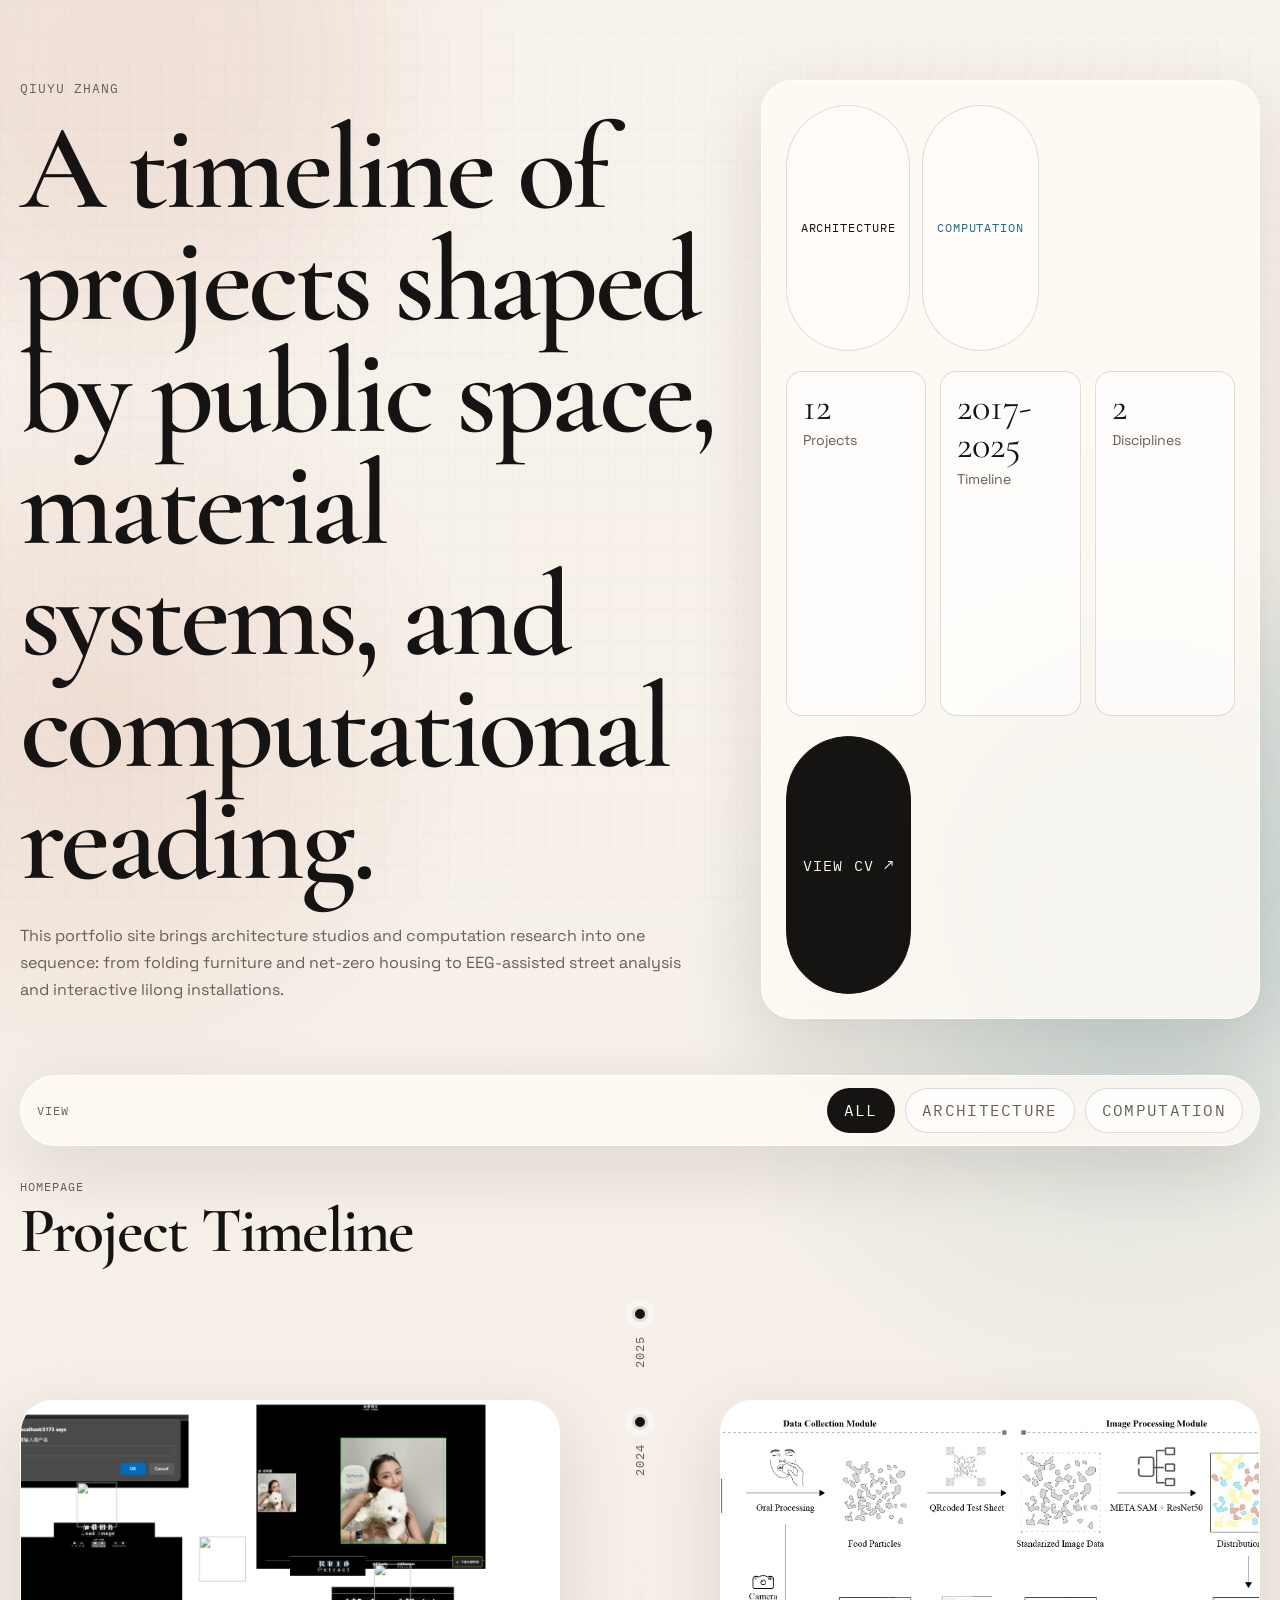
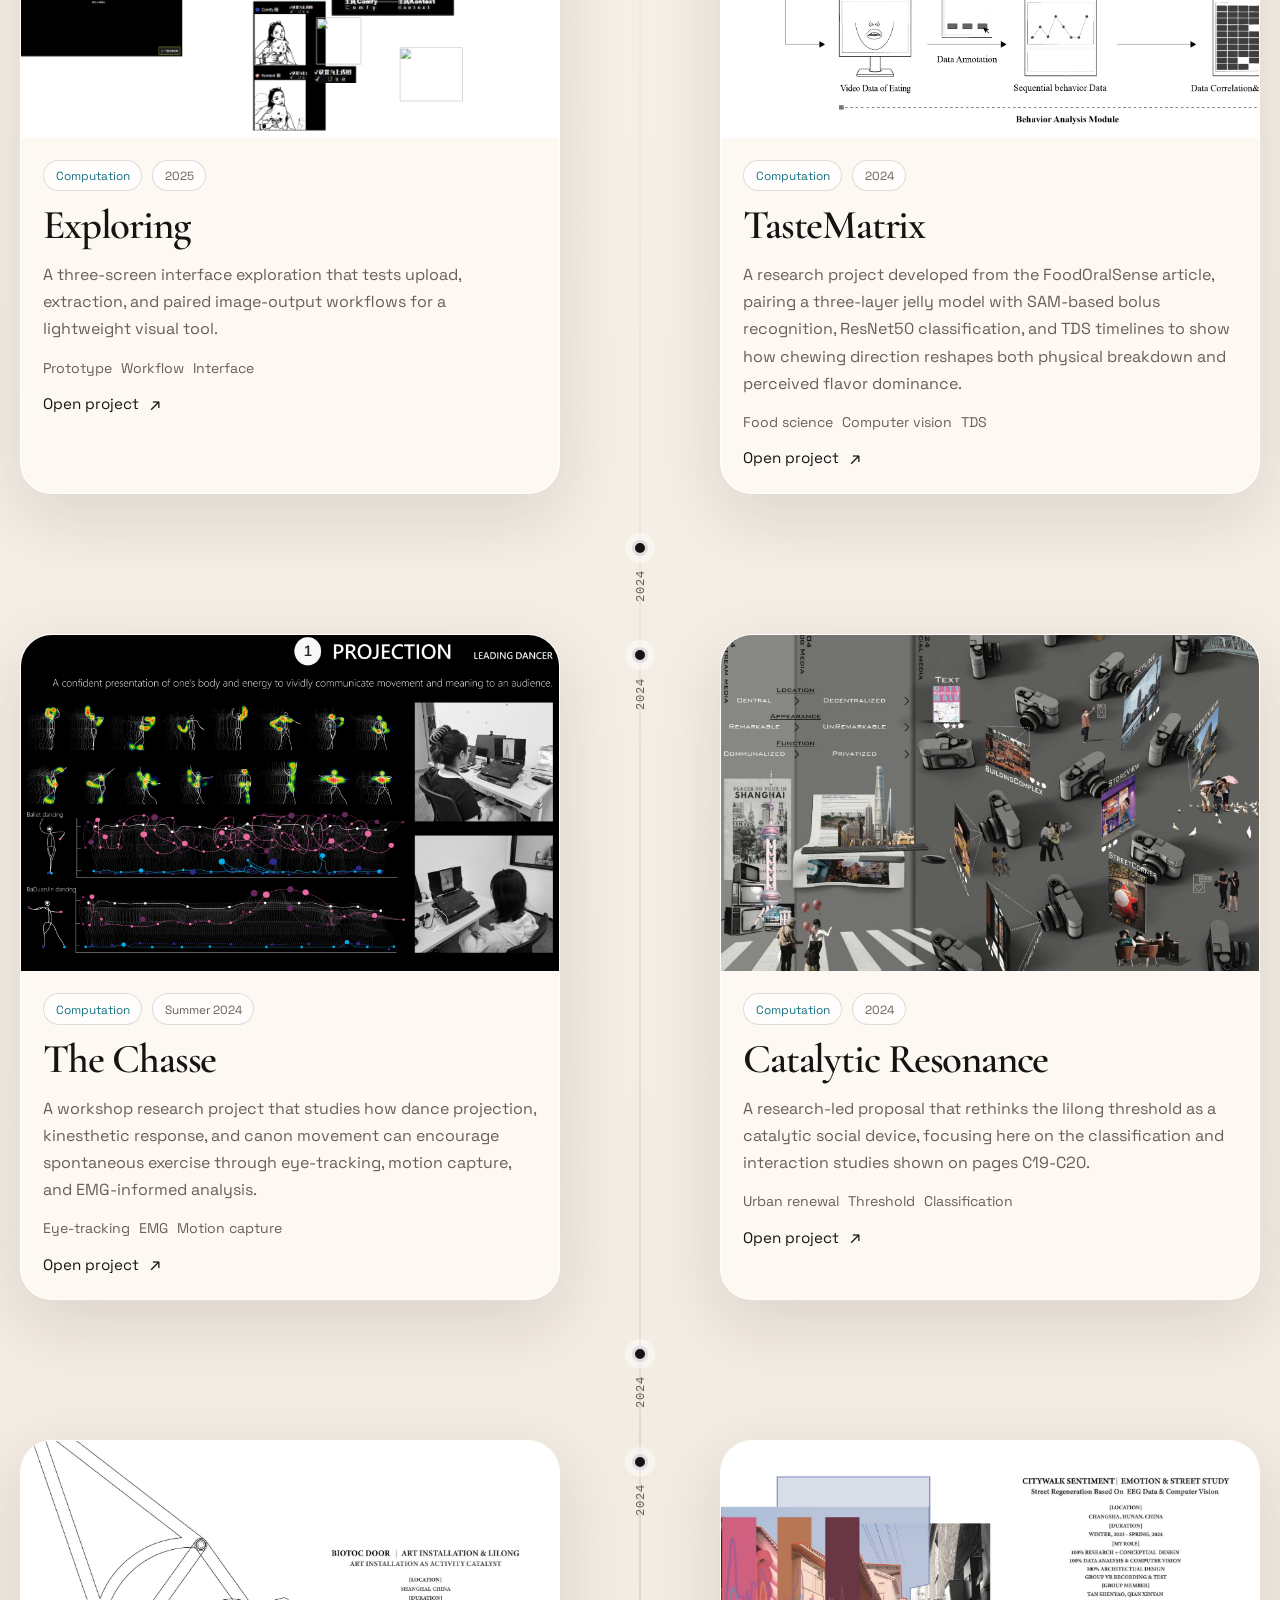
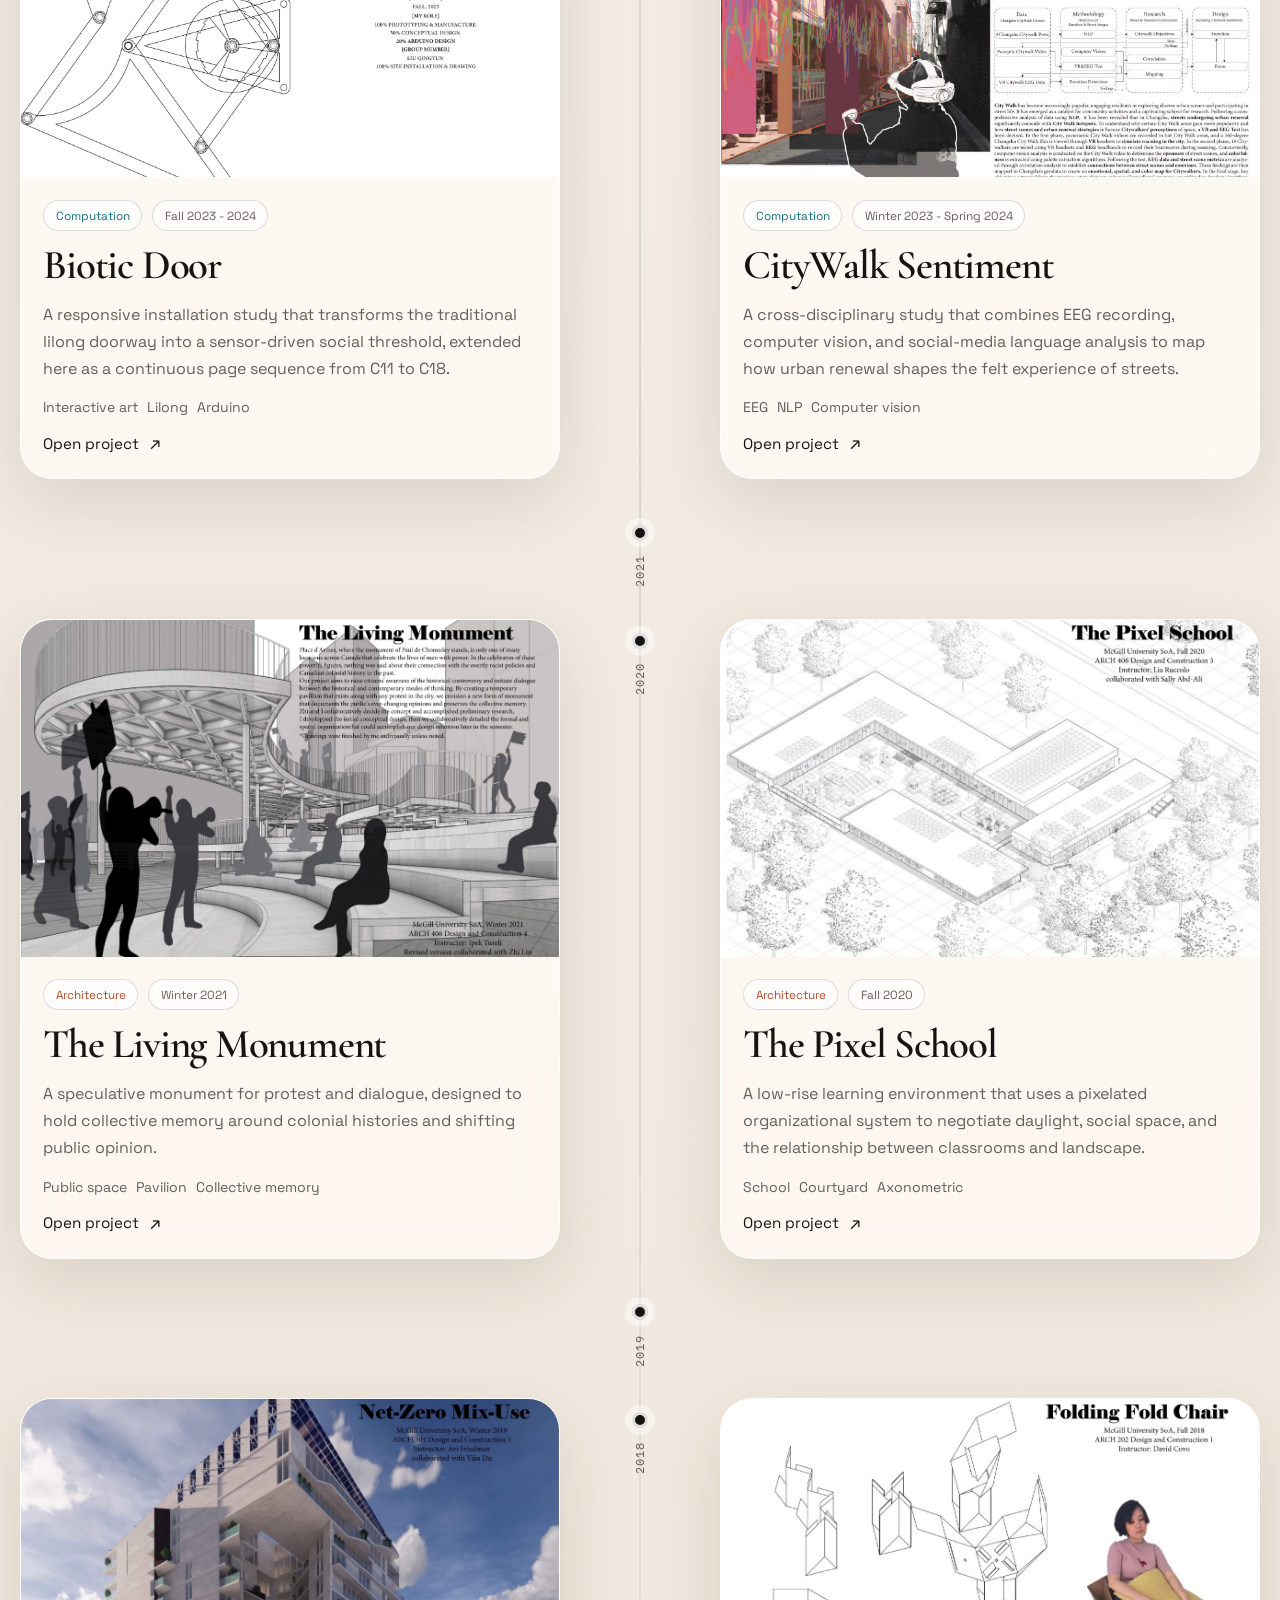
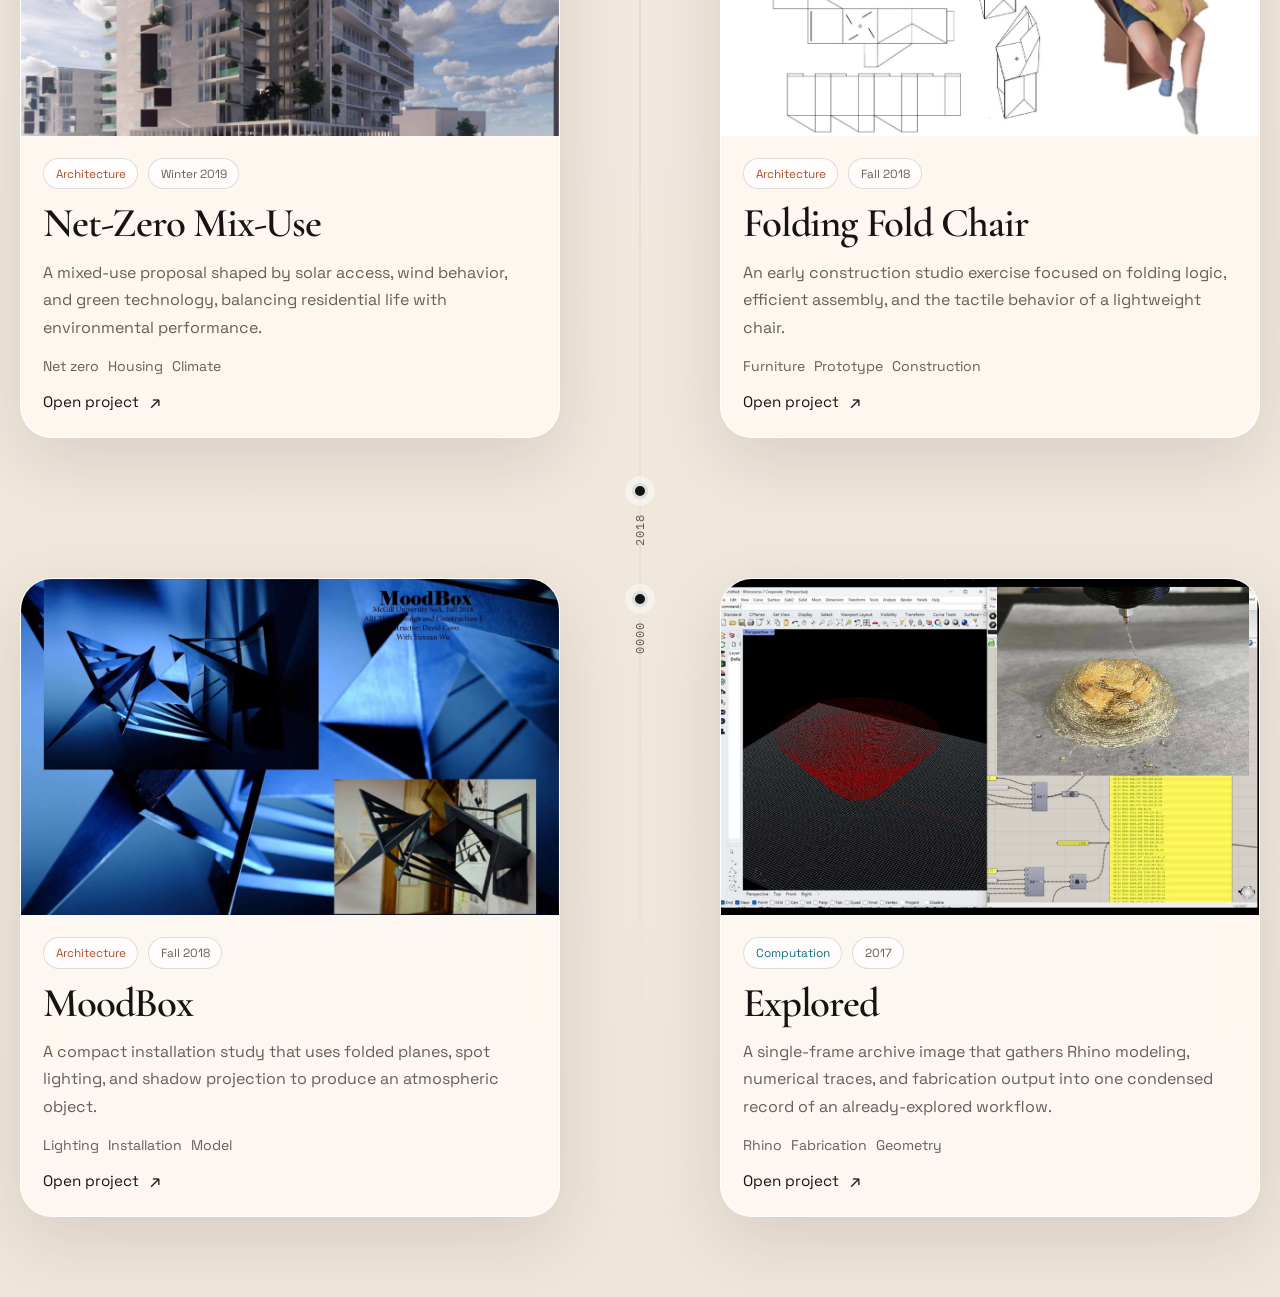
<file: index.html>
<!DOCTYPE html>
<html lang="en">
  <head>
    <meta charset="utf-8" />
    <meta name="viewport" content="width=device-width, initial-scale=1" />
    <meta http-equiv="Cache-Control" content="no-cache, no-store, must-revalidate" />
    <meta http-equiv="Pragma" content="no-cache" />
    <meta http-equiv="Expires" content="0" />
    <title>Qiuyu Zhang | Project Timeline</title>
    <meta
      name="description"
      content="A timeline portfolio of architecture and computation projects by Qiuyu Zhang."
    />
    <link rel="stylesheet" href="./styles.css?v=20260428-9" />
    <script defer src="./data.js?v=20260428-7"></script>
    <script defer src="./lightbox.js?v=20260428-7"></script>
    <script defer src="./index.js?v=20260428-7"></script>
  </head>
  <body class="page page--home" data-page="index" data-root=".">
    <div class="page-glow page-glow--a"></div>
    <div class="page-glow page-glow--b"></div>

    <header class="home-hero shell">
      <div class="hero-copy">
        <p class="eyebrow">Qiuyu Zhang</p>
        <h1 class="display">
          A timeline of projects shaped by public space, material systems, and computational reading.
        </h1>
        <p class="lede">
          This portfolio site brings architecture studios and computation research into one sequence:
          from folding furniture and net-zero housing to EEG-assisted street analysis and interactive
          lilong installations.
        </p>
      </div>

      <div class="hero-panel">
        <div class="hero-panel__top">
          <span class="hero-chip">Architecture</span>
          <span class="hero-chip hero-chip--alt">Computation</span>
        </div>
        <div class="hero-stats" id="hero-stats"></div>
        <a class="hero-cta" href="./cv/index.html" aria-label="Open Qiuyu Zhang CV">View CV</a>
      </div>
    </header>

    <main class="shell">
      <section class="toolbar" aria-label="Project filters">
        <div class="toolbar__label">View</div>
        <div class="filters" id="filters"></div>
      </section>

      <section class="timeline-wrap">
        <div class="section-head">
          <p class="section-kicker">Homepage</p>
          <h2 class="section-title">Project Timeline</h2>
        </div>
        <div class="timeline" id="timeline"></div>
      </section>
    </main>
  </body>
</html>
</file>
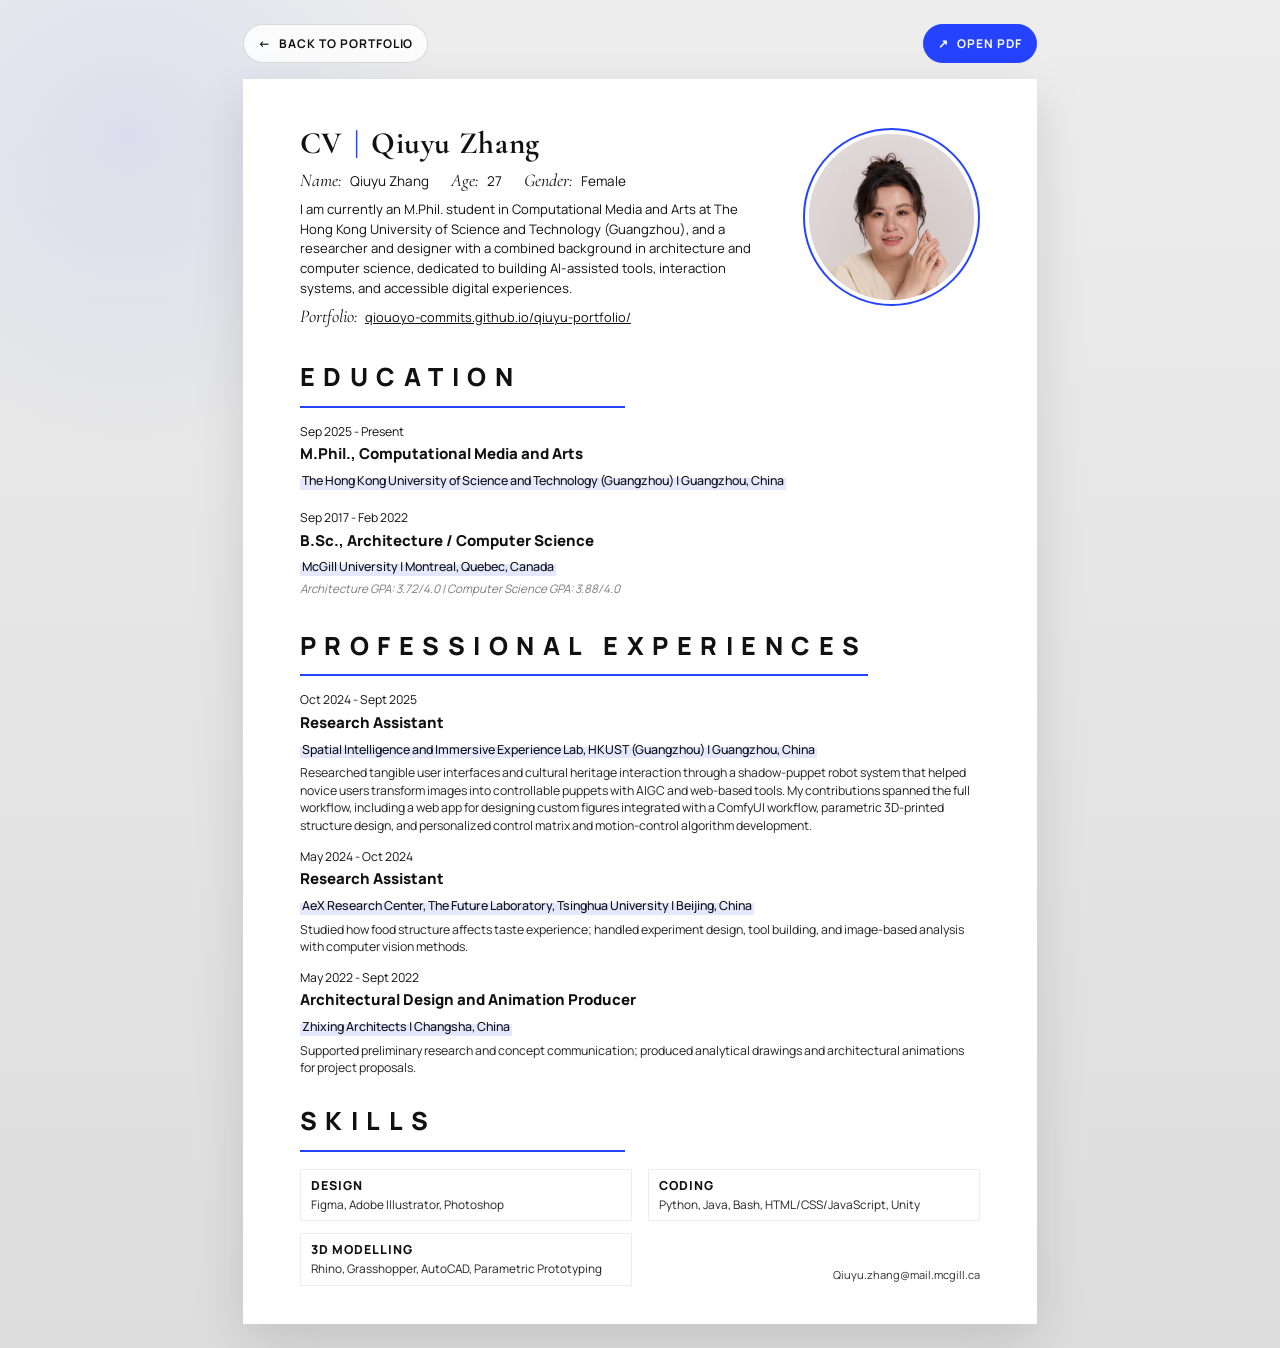
<file: cv/index.html>
<!DOCTYPE html>
<html lang="en">
  <head>
    <meta charset="UTF-8" />
    <meta name="viewport" content="width=device-width, initial-scale=1" />
    <meta http-equiv="Cache-Control" content="no-cache, no-store, must-revalidate" />
    <meta http-equiv="Pragma" content="no-cache" />
    <meta http-equiv="Expires" content="0" />
    <title>Qiuyu Zhang | CV</title>
    <meta
      name="description"
      content="Curriculum vitae for Qiuyu Zhang, covering education, research, and design experience."
    />
    <link rel="preconnect" href="https://fonts.googleapis.com" />
    <link rel="preconnect" href="https://fonts.gstatic.com" crossorigin />
    <link
      href="https://fonts.googleapis.com/css2?family=Cormorant+Garamond:wght@600;700&family=Manrope:wght@400;500;700;800&display=swap"
      rel="stylesheet"
    />
    <link rel="stylesheet" href="./styles.css?v=20260428-8" />
  </head>
  <body>
    <main class="resume-shell">
      <nav class="resume-nav" aria-label="CV navigation">
        <a class="resume-link" href="../index.html">Back to portfolio</a>
        <a class="resume-link resume-link--primary" href="./CV_QiuyuZhang_2024.pdf" target="_blank" rel="noopener noreferrer">
          Open PDF
        </a>
      </nav>

      <section class="paper">
        <header class="hero">
          <div class="hero-copy">
            <p class="title-line">CV <span>|</span> Qiuyu Zhang</p>
            <p class="identity-line">
              <span><em>Name:</em> Qiuyu Zhang</span>
              <span><em>Age:</em> 27</span>
              <span><em>Gender:</em> Female</span>
            </p>
            <p class="summary">
              I am currently an M.Phil. student in Computational Media and Arts at The Hong Kong
              University of Science and Technology (Guangzhou), and a researcher and designer with
              a combined background in architecture and computer science, dedicated to building
              AI-assisted tools, interaction systems, and accessible digital experiences.
            </p>
            <p class="portfolio-line">
              <em>Portfolio:</em>
              <a href="../index.html">qiouoyo-commits.github.io/qiuyu-portfolio/</a>
            </p>
          </div>

          <aside class="portrait" aria-label="profile photo">
            <div class="portrait-inner">
              <img src="./profile-photo.jpg" alt="Qiuyu Zhang portrait" />
            </div>
          </aside>
        </header>

        <section class="section">
          <div class="section-title">
            <h2>EDUCATION</h2>
          </div>

          <article class="entry">
            <p class="entry-date">Sep 2025 - Present</p>
            <h3>M.Phil., Computational Media and Arts</h3>
            <p class="entry-place">
              The Hong Kong University of Science and Technology (Guangzhou) | Guangzhou, China
            </p>
          </article>

          <article class="entry">
            <p class="entry-date">Sep 2017 - Feb 2022</p>
            <h3>B.Sc., Architecture / Computer Science</h3>
            <p class="entry-place">McGill University | Montreal, Quebec, Canada</p>
            <p class="entry-note">Architecture GPA: 3.72/4.0 | Computer Science GPA: 3.88/4.0</p>
          </article>
        </section>

        <section class="section section-experience">
          <div class="section-title">
            <h2>PROFESSIONAL EXPERIENCES</h2>
          </div>

          <article class="entry">
            <p class="entry-date">Oct 2024 - Sept 2025</p>
            <h3>Research Assistant</h3>
            <p class="entry-place">
              Spatial Intelligence and Immersive Experience Lab, HKUST (Guangzhou) | Guangzhou,
              China
            </p>
            <p class="entry-copy">
              Researched tangible user interfaces and cultural heritage interaction through a
              shadow-puppet robot system that helped novice users transform images into
              controllable puppets with AIGC and web-based tools. My contributions spanned the
              full workflow, including a web app for designing custom figures integrated with a
              ComfyUI workflow, parametric 3D-printed structure design, and personalized control
              matrix and motion-control algorithm development.
            </p>
          </article>

          <article class="entry">
            <p class="entry-date">May 2024 - Oct 2024</p>
            <h3>Research Assistant</h3>
            <p class="entry-place">
              AeX Research Center, The Future Laboratory, Tsinghua University | Beijing, China
            </p>
            <p class="entry-copy">
              Studied how food structure affects taste experience; handled experiment design, tool
              building, and image-based analysis with computer vision methods.
            </p>
          </article>

          <article class="entry">
            <p class="entry-date">May 2022 - Sept 2022</p>
            <h3>Architectural Design and Animation Producer</h3>
            <p class="entry-place">Zhixing Architects | Changsha, China</p>
            <p class="entry-copy">
              Supported preliminary research and concept communication; produced analytical
              drawings and architectural animations for project proposals.
            </p>
          </article>
        </section>

        <section class="section section-skills">
          <div class="section-title">
            <h2>SKILLS</h2>
          </div>

          <div class="skills-grid">
            <article class="skill-item">
              <h3>Design</h3>
              <p>Figma, Adobe Illustrator, Photoshop</p>
            </article>

            <article class="skill-item">
              <h3>Coding</h3>
              <p>Python, Java, Bash, HTML/CSS/JavaScript, Unity</p>
            </article>

            <article class="skill-item">
              <h3>3D Modelling</h3>
              <p>Rhino, Grasshopper, AutoCAD, Parametric Prototyping</p>
            </article>
          </div>
        </section>

        <footer class="footer">
          <p>Qiuyu.zhang@mail.mcgill.ca</p>
        </footer>
      </section>
    </main>
  </body>
</html>
</file>
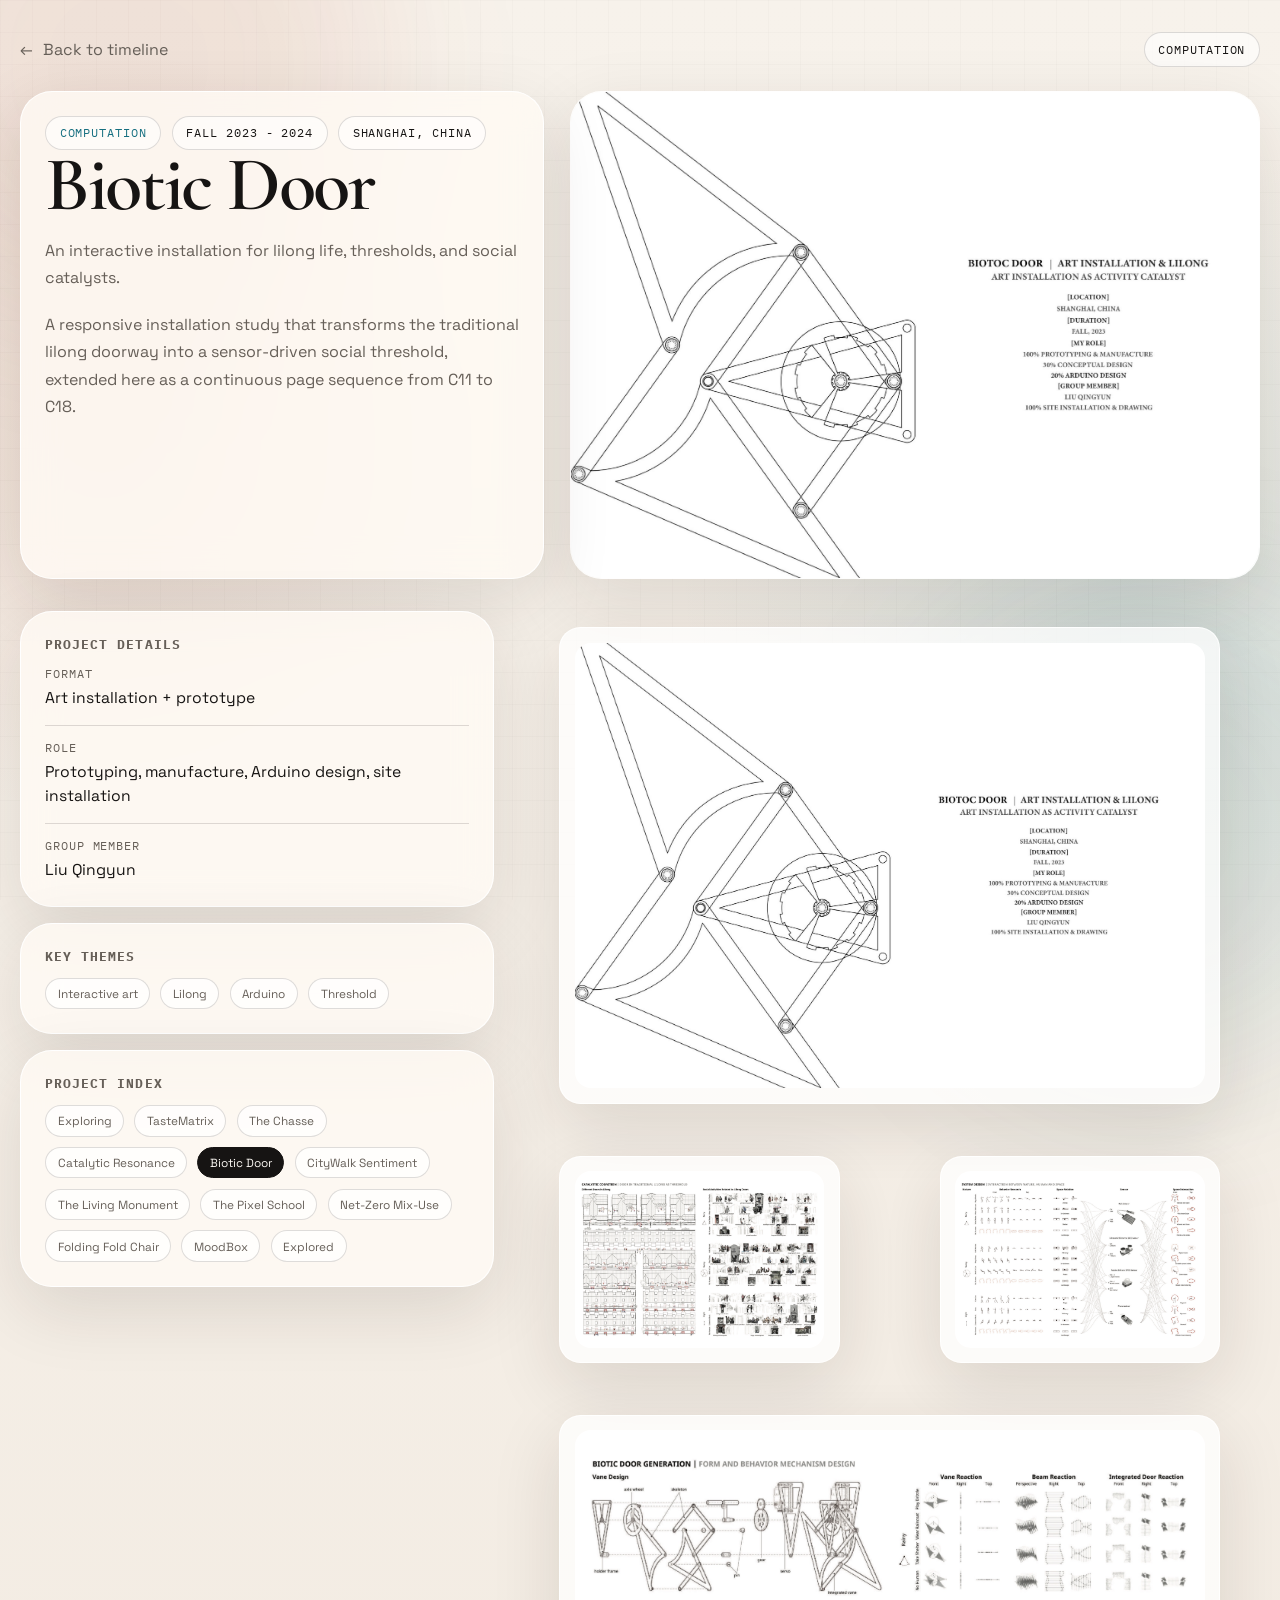
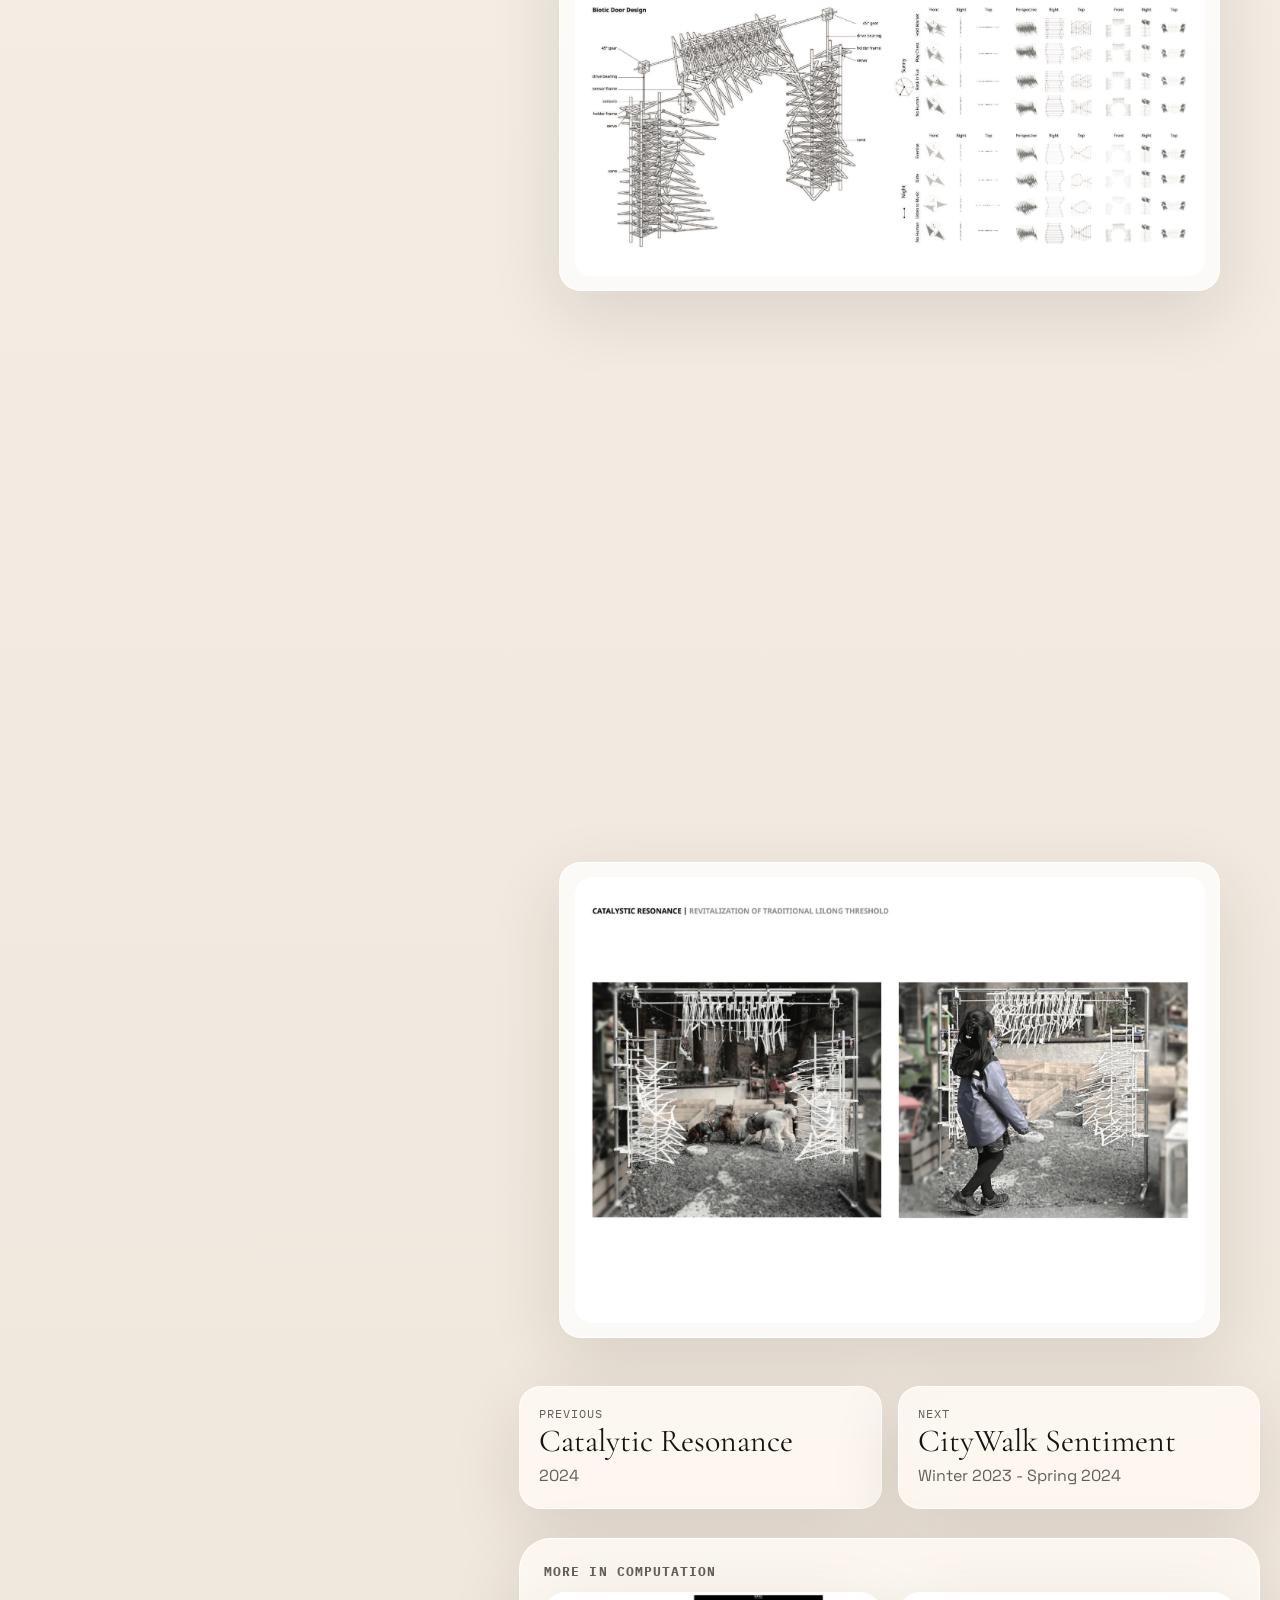
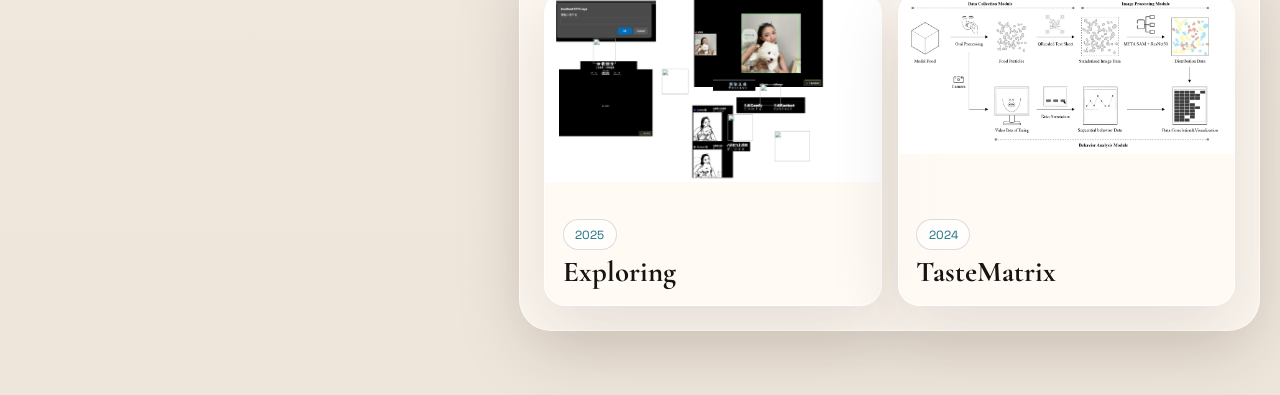
<file: projects/biotic-door.html>
<!DOCTYPE html>
<html lang="en">
  <head>
    <meta charset="utf-8" />
    <meta name="viewport" content="width=device-width, initial-scale=1" />
    <meta http-equiv="Cache-Control" content="no-cache, no-store, must-revalidate" />
    <meta http-equiv="Pragma" content="no-cache" />
    <meta http-equiv="Expires" content="0" />
    <title>Biotic Door | Qiuyu Zhang</title>
    <link rel="stylesheet" href="../styles.css?v=20260428-7" />
    <script defer src="../data.js?v=20260428-7"></script>
    <script defer src="../lightbox.js?v=20260428-7"></script>
    <script defer src="../project.js?v=20260428-7"></script>
  </head>
  <body class="page page--project" data-page="project" data-root=".." data-project="biotic-door">
    <div class="page-glow page-glow--a"></div>
    <div class="page-glow page-glow--b"></div>
    <main class="project-shell">
      <header class="project-topbar">
        <a class="project-back" href="../index.html">Back to timeline</a>
        <span class="nav-chip">Computation</span>
      </header>
      <section class="project-hero" id="project-hero"></section>
      <section class="project-grid">
        <div id="project-side"></div>
        <div>
          <div class="gallery-grid" id="project-gallery"></div>
          <nav class="project-pagination" id="project-pagination" aria-label="Project pagination"></nav>
          <div id="related-projects"></div>
        </div>
      </section>
    </main>
  </body>
</html>
</file>
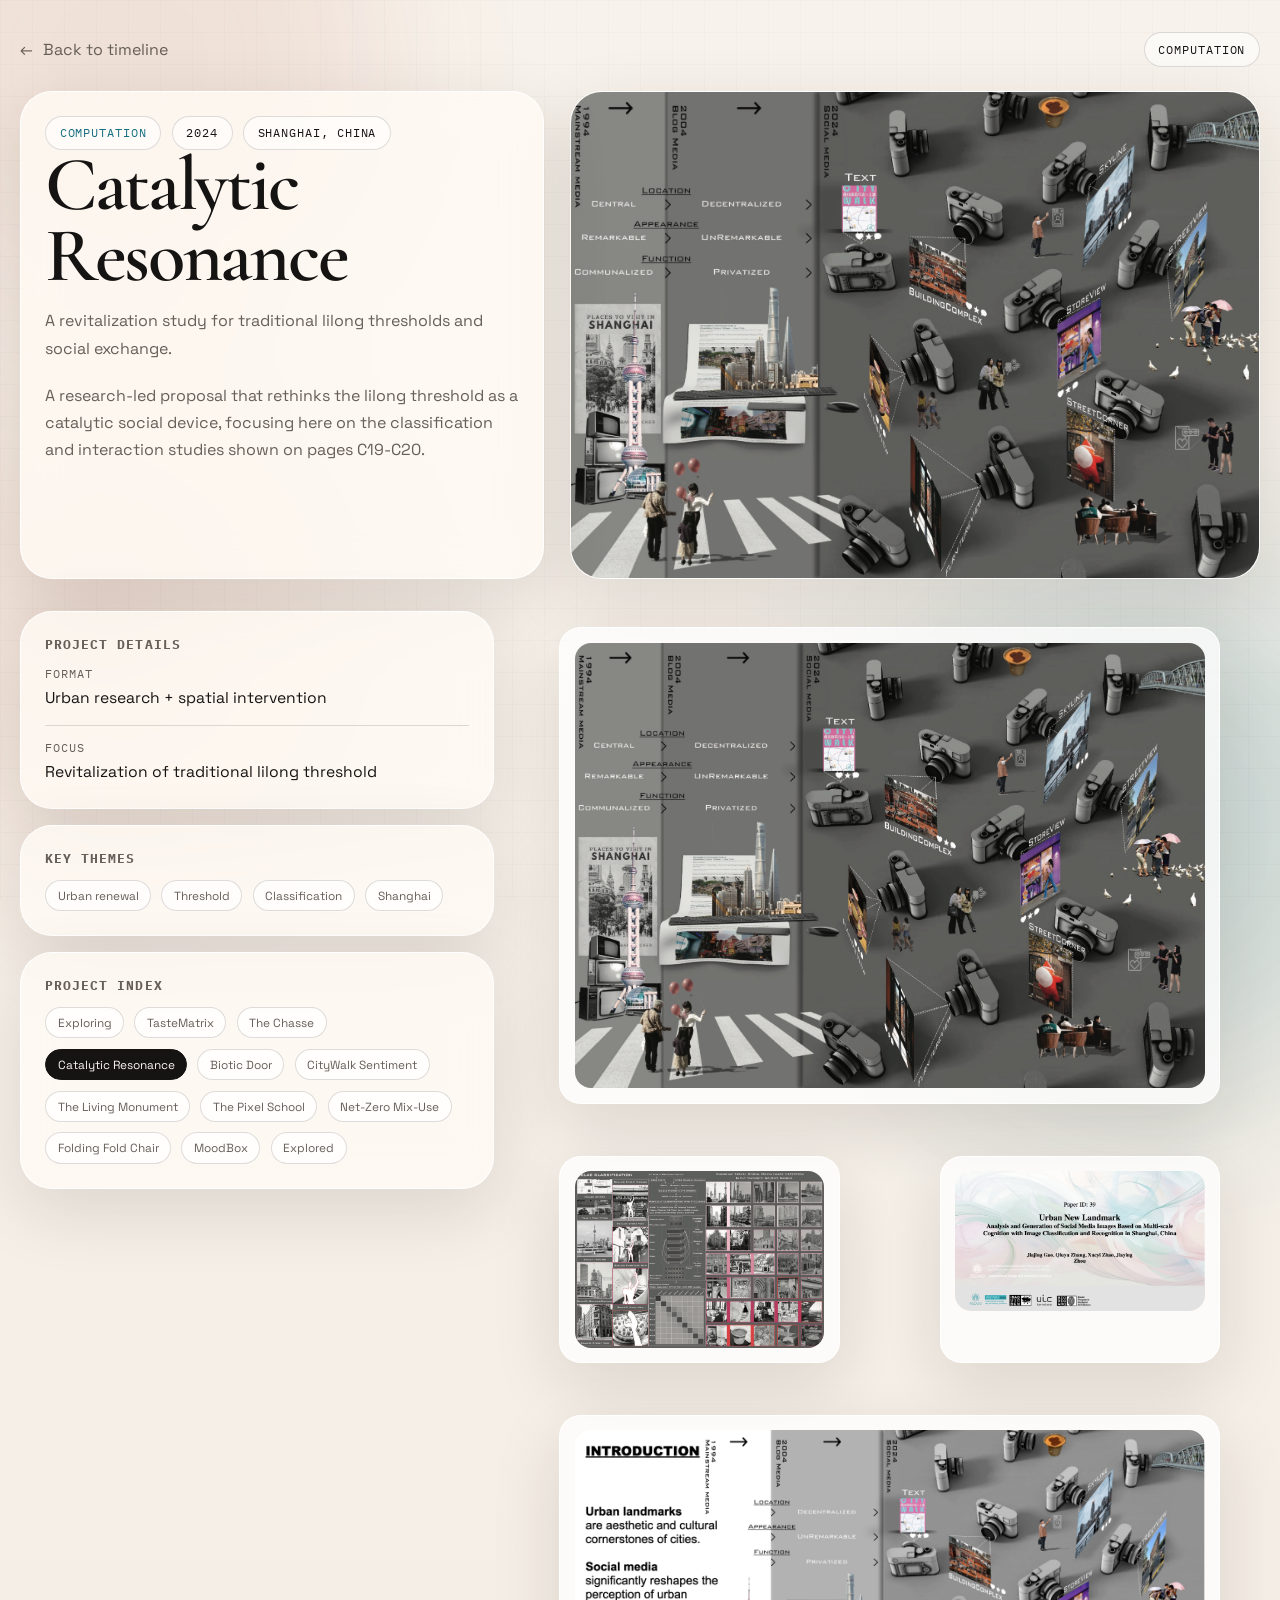
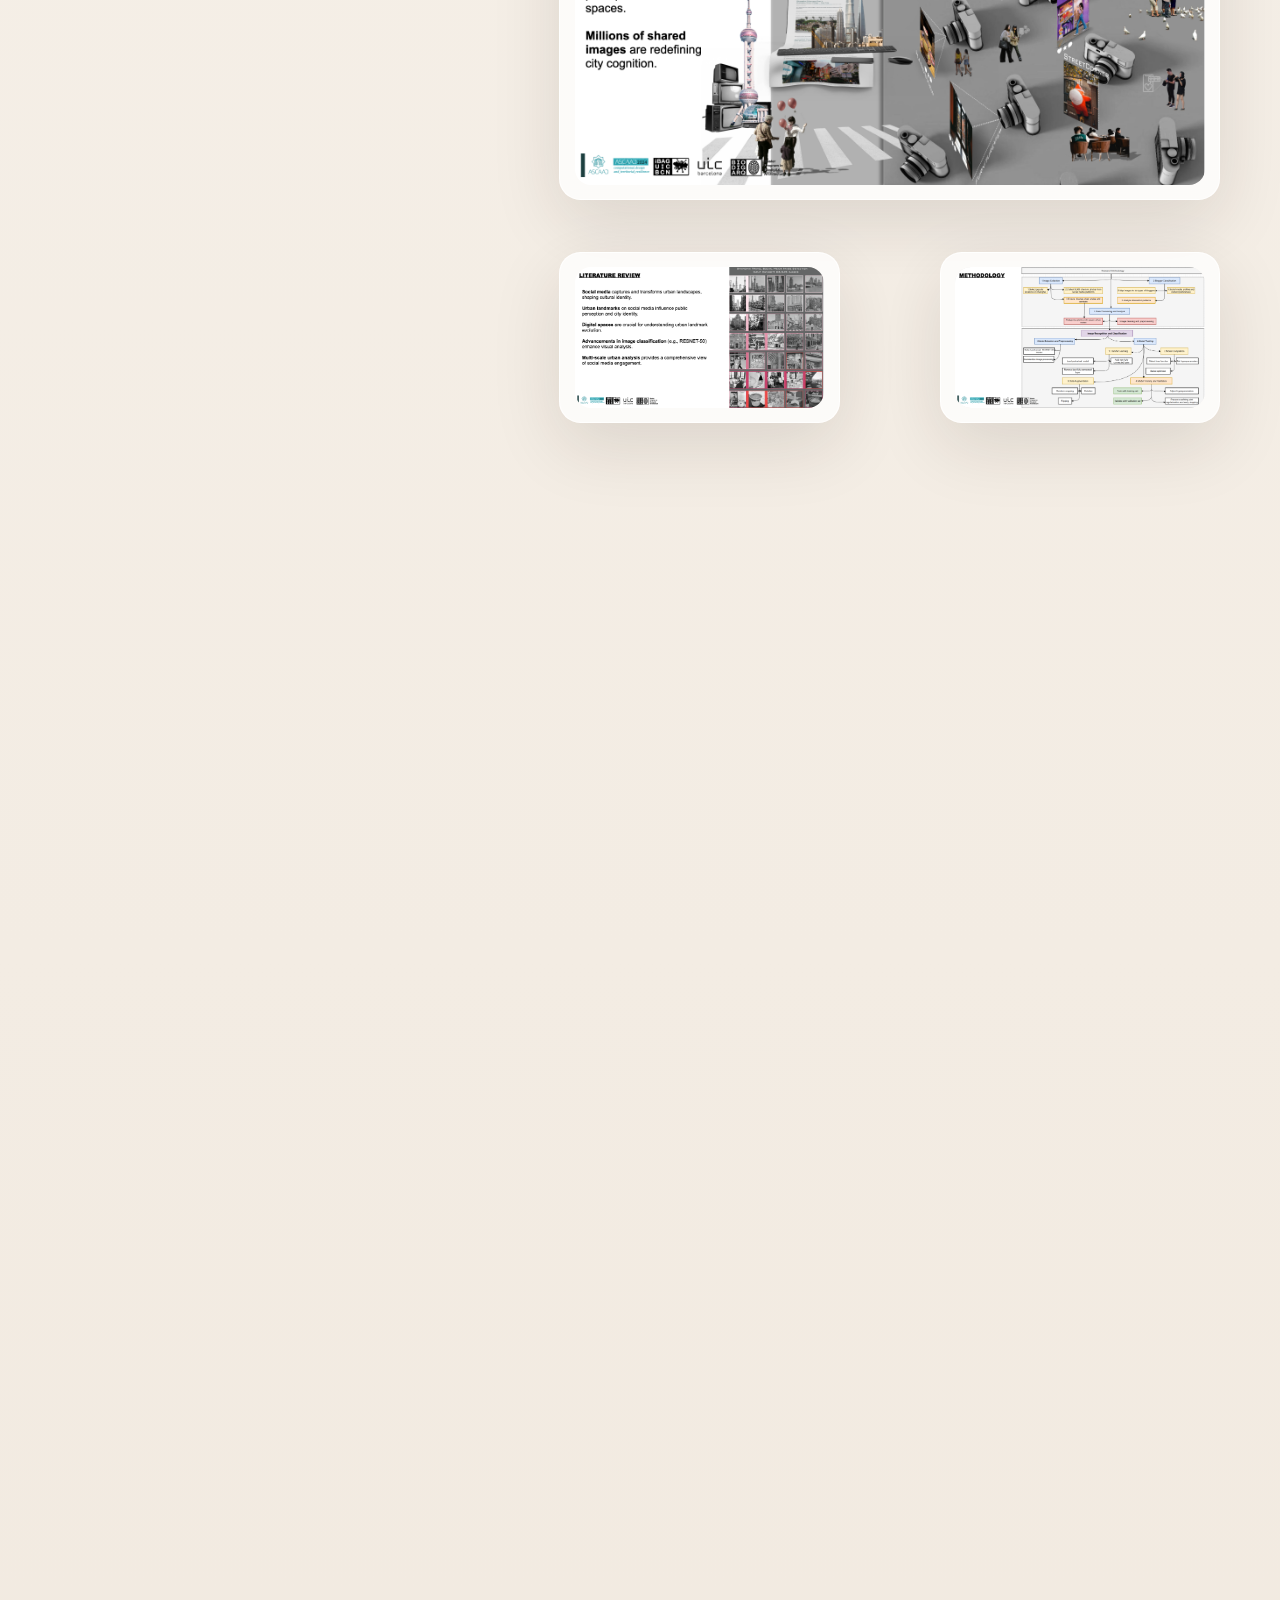
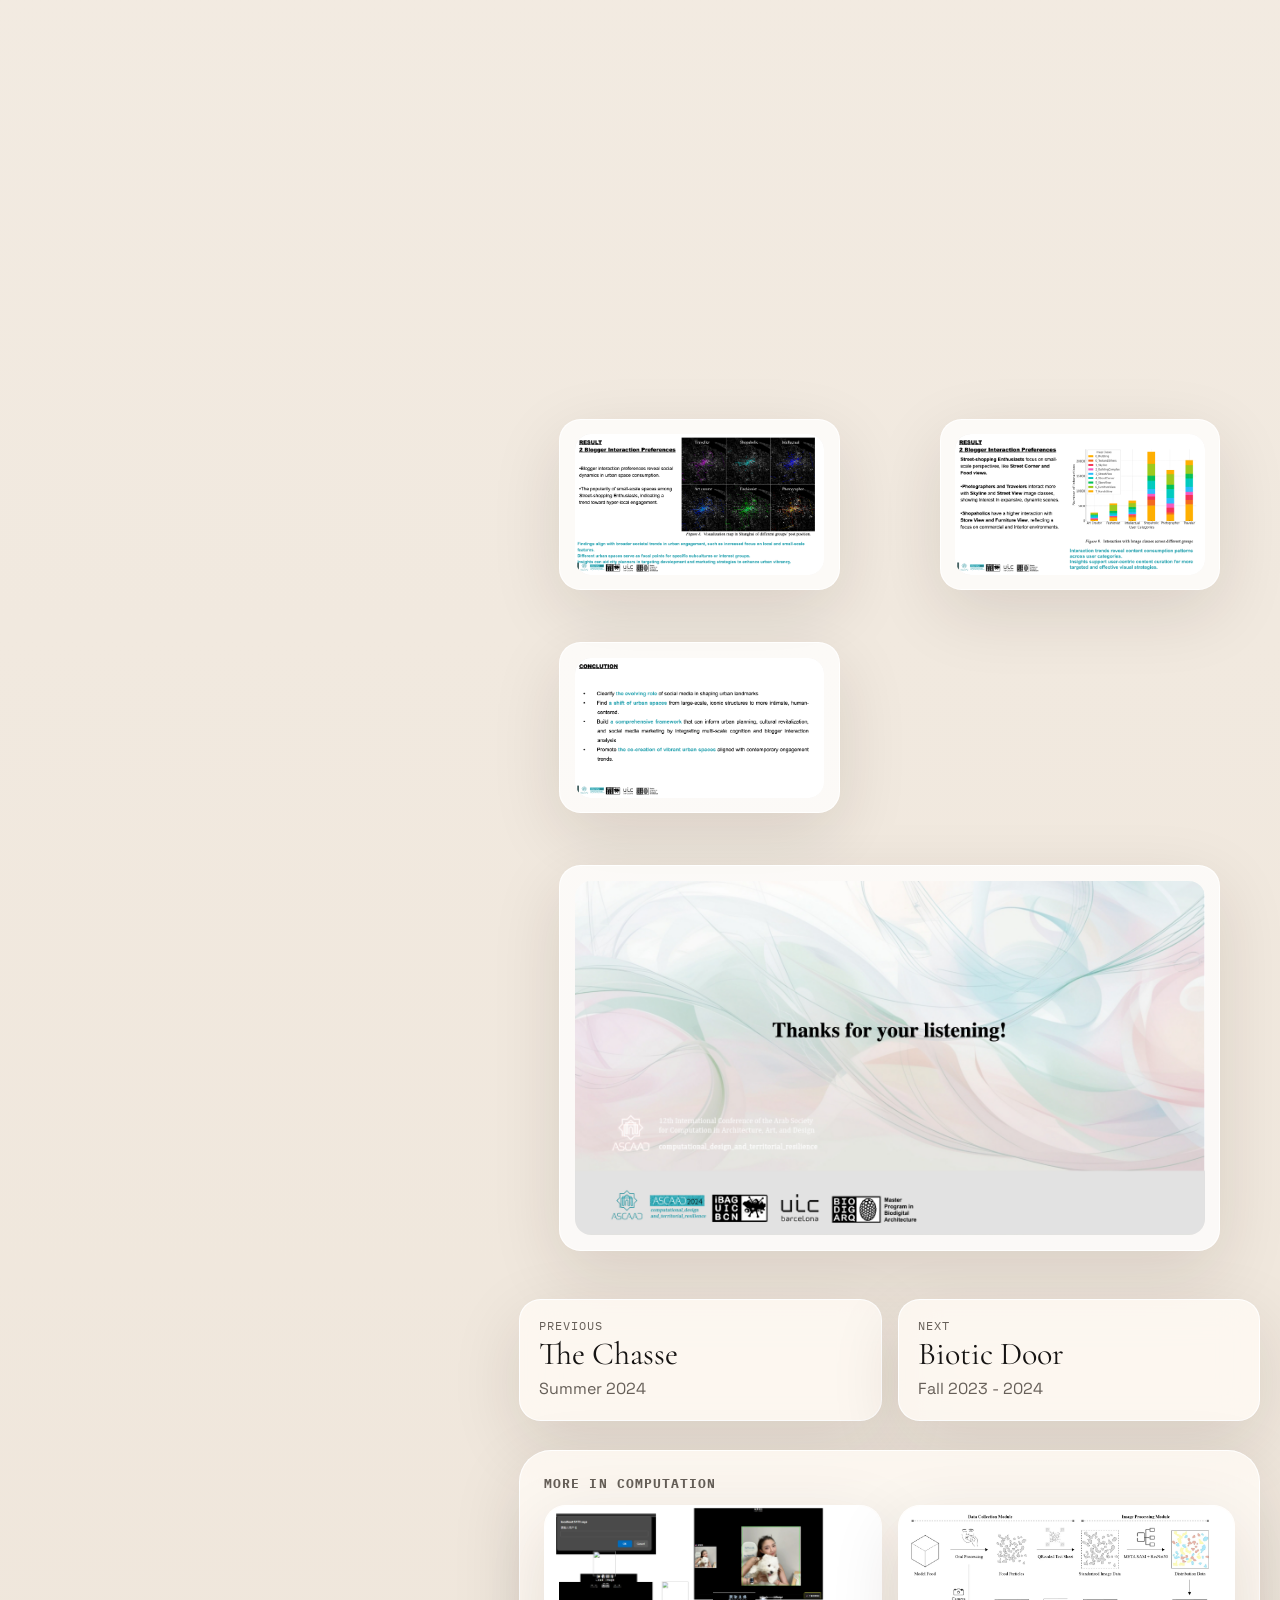
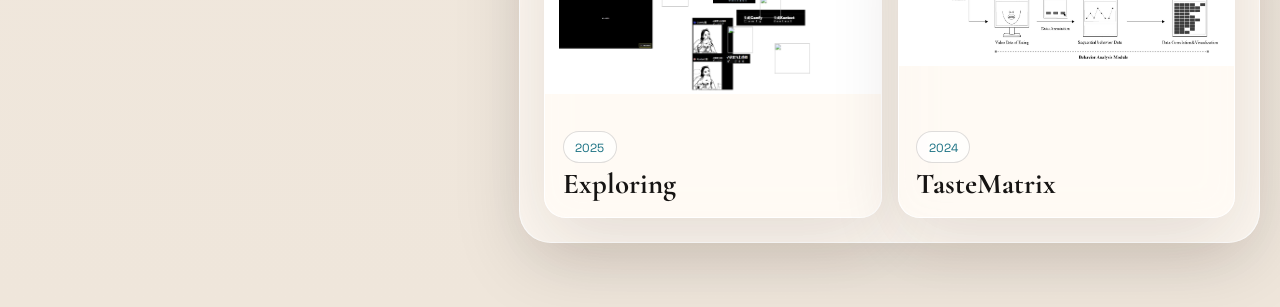
<file: projects/catalytic-resonance.html>
<!DOCTYPE html>
<html lang="en">
  <head>
    <meta charset="utf-8" />
    <meta name="viewport" content="width=device-width, initial-scale=1" />
    <meta http-equiv="Cache-Control" content="no-cache, no-store, must-revalidate" />
    <meta http-equiv="Pragma" content="no-cache" />
    <meta http-equiv="Expires" content="0" />
    <title>Catalytic Resonance | Qiuyu Zhang</title>
    <link rel="stylesheet" href="../styles.css?v=20260428-7" />
    <script defer src="../data.js?v=20260428-7"></script>
    <script defer src="../lightbox.js?v=20260428-7"></script>
    <script defer src="../project.js?v=20260428-7"></script>
  </head>
  <body class="page page--project" data-page="project" data-root=".." data-project="catalytic-resonance">
    <div class="page-glow page-glow--a"></div>
    <div class="page-glow page-glow--b"></div>
    <main class="project-shell">
      <header class="project-topbar">
        <a class="project-back" href="../index.html">Back to timeline</a>
        <span class="nav-chip">Computation</span>
      </header>
      <section class="project-hero" id="project-hero"></section>
      <section class="project-grid">
        <div id="project-side"></div>
        <div>
          <div class="gallery-grid" id="project-gallery"></div>
          <nav class="project-pagination" id="project-pagination" aria-label="Project pagination"></nav>
          <div id="related-projects"></div>
        </div>
      </section>
    </main>
  </body>
</html>
</file>
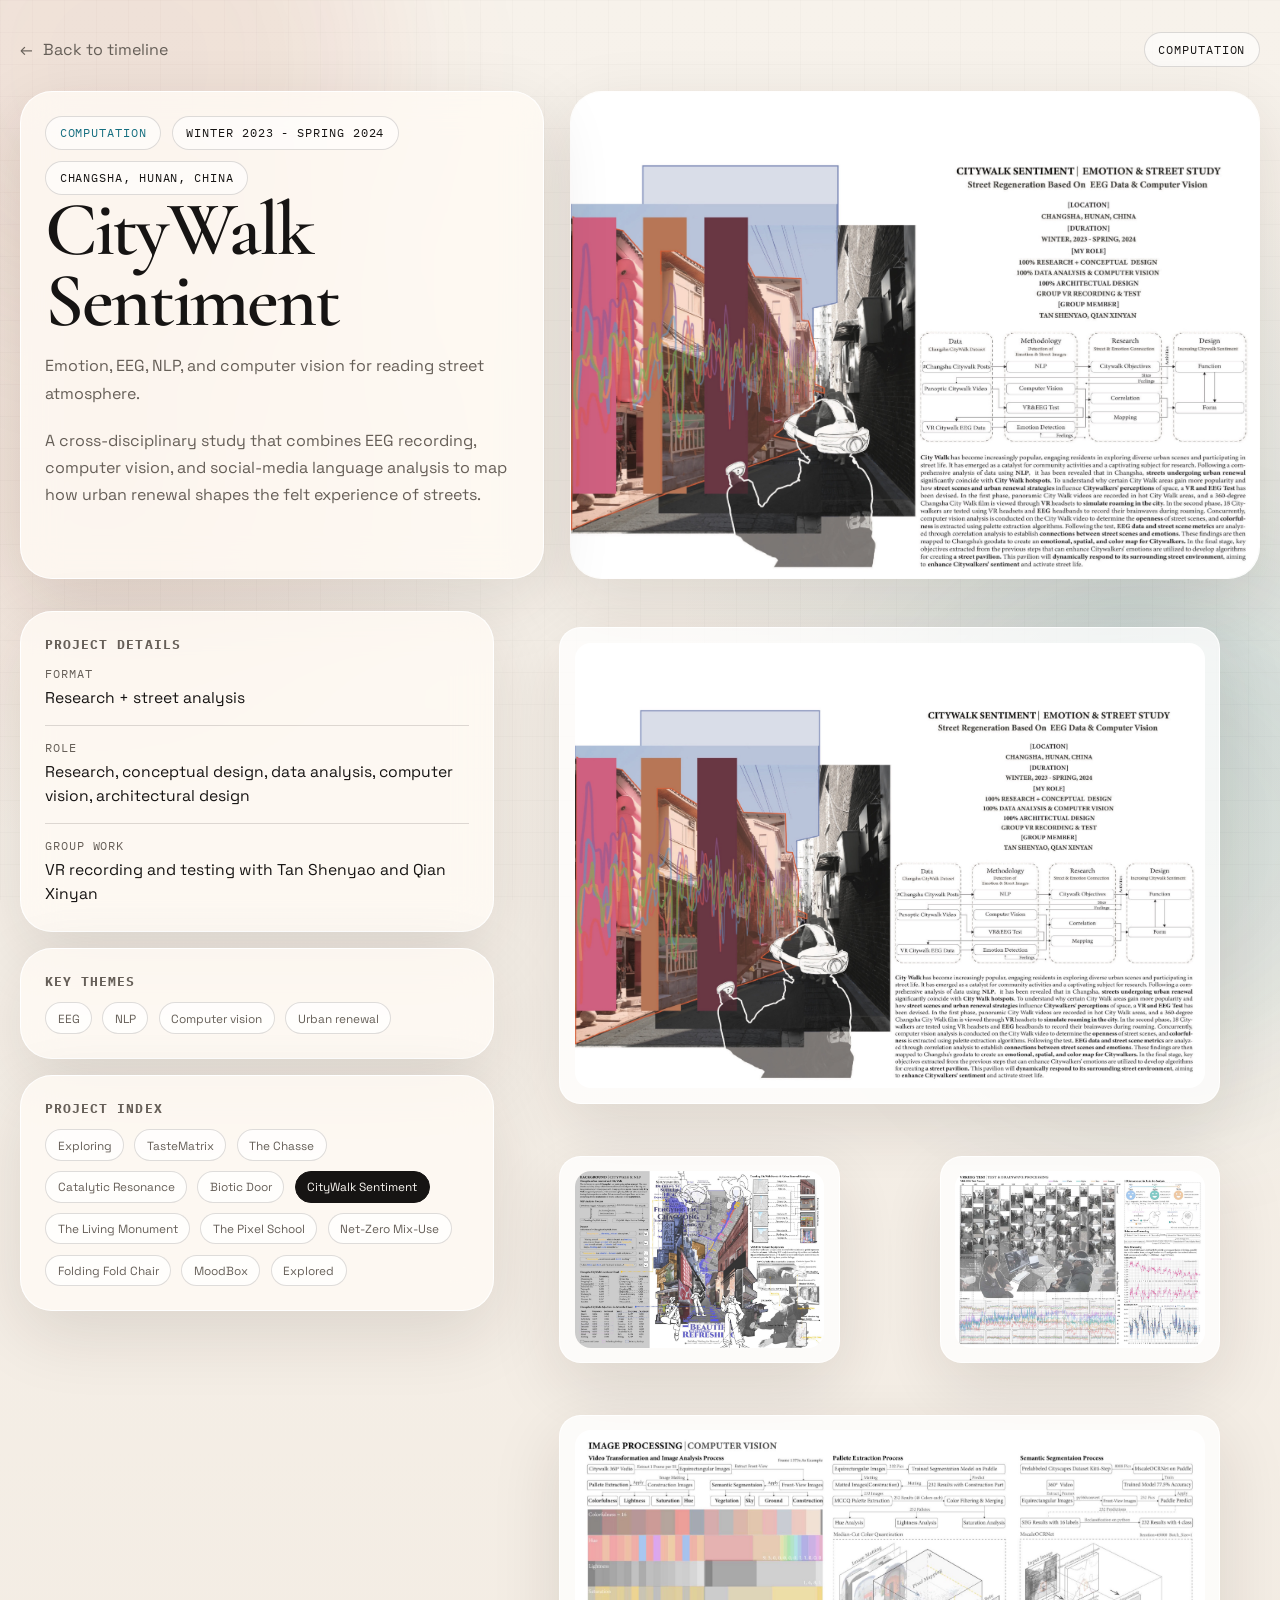
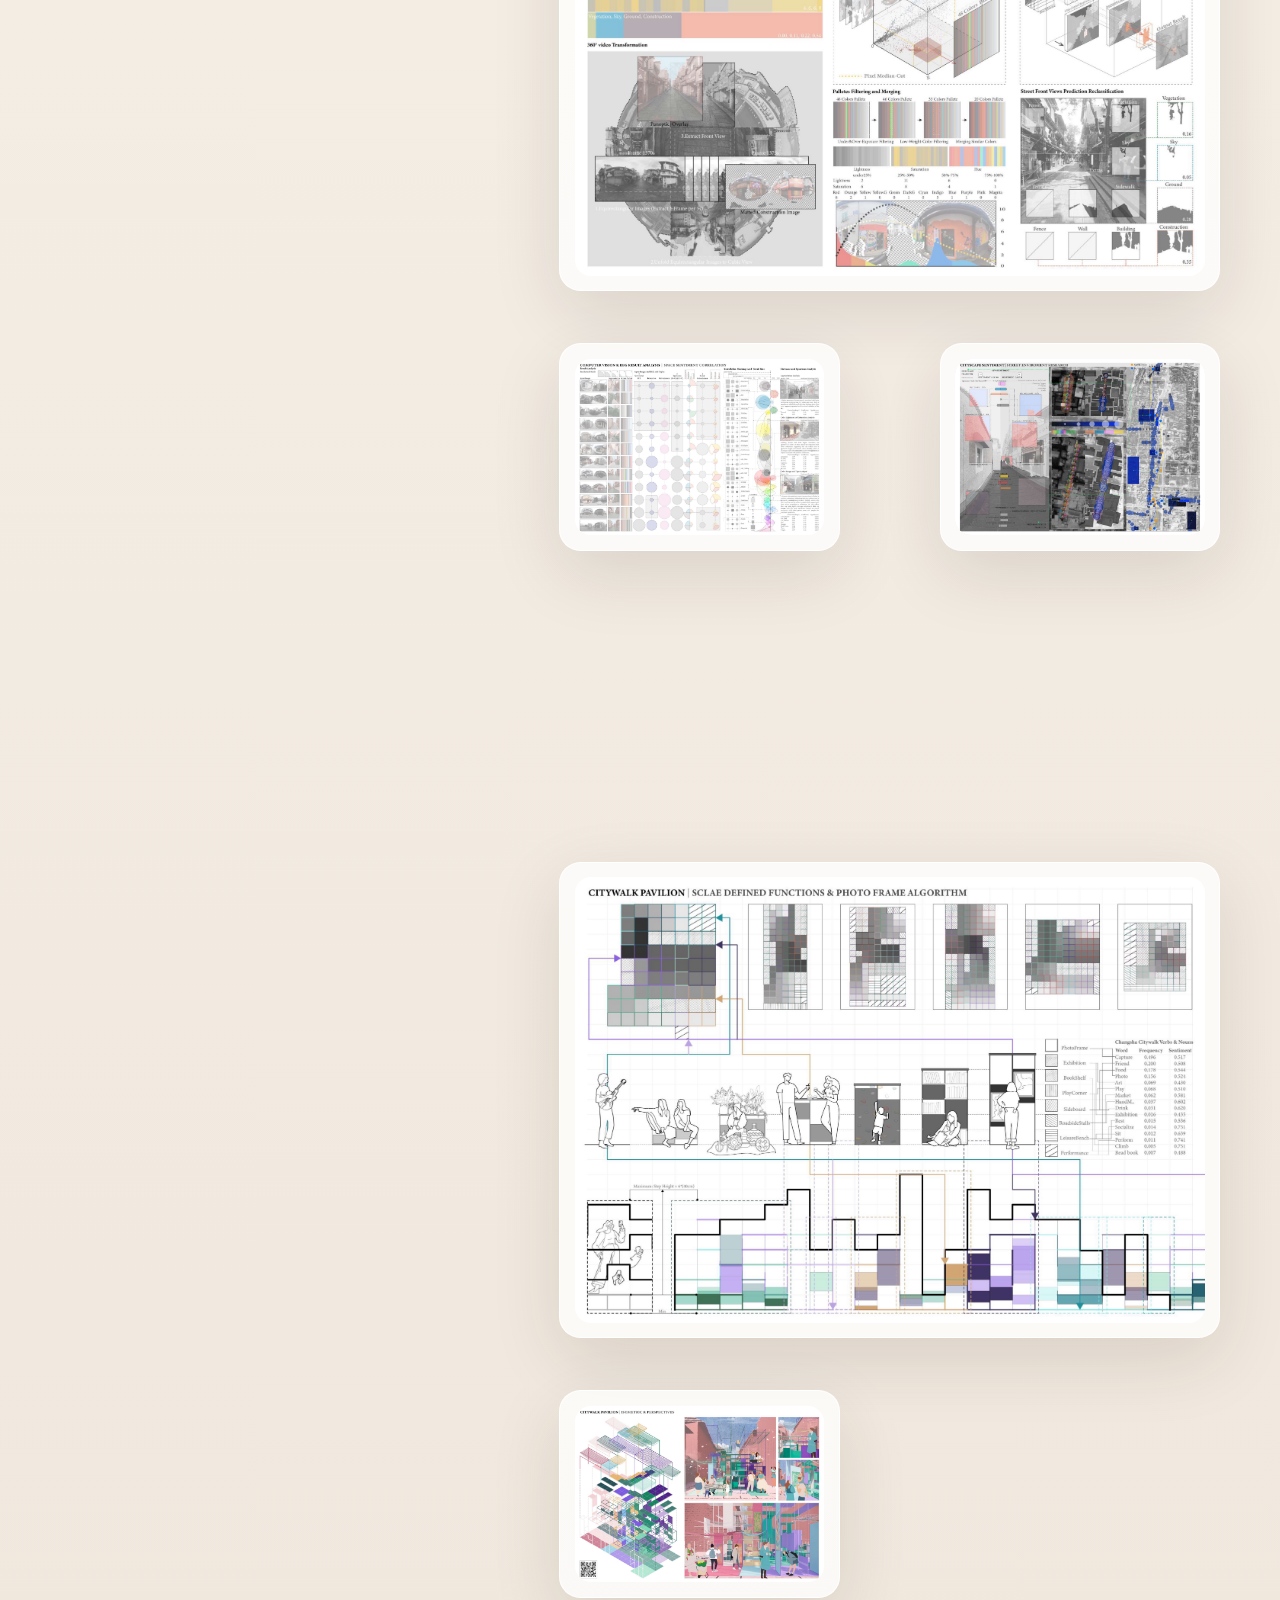
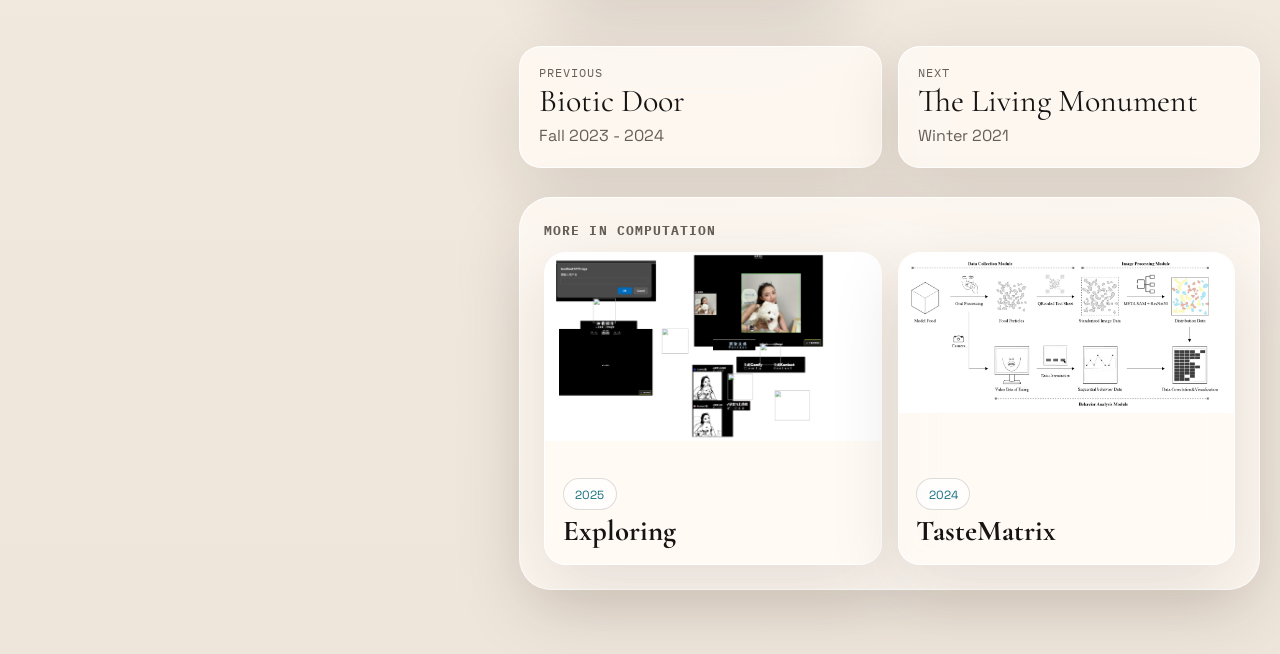
<file: projects/citywalk-sentiment.html>
<!DOCTYPE html>
<html lang="en">
  <head>
    <meta charset="utf-8" />
    <meta name="viewport" content="width=device-width, initial-scale=1" />
    <meta http-equiv="Cache-Control" content="no-cache, no-store, must-revalidate" />
    <meta http-equiv="Pragma" content="no-cache" />
    <meta http-equiv="Expires" content="0" />
    <title>CityWalk Sentiment | Qiuyu Zhang</title>
    <link rel="stylesheet" href="../styles.css?v=20260428-7" />
    <script defer src="../data.js?v=20260428-7"></script>
    <script defer src="../lightbox.js?v=20260428-7"></script>
    <script defer src="../project.js?v=20260428-7"></script>
  </head>
  <body class="page page--project" data-page="project" data-root=".." data-project="citywalk-sentiment">
    <div class="page-glow page-glow--a"></div>
    <div class="page-glow page-glow--b"></div>
    <main class="project-shell">
      <header class="project-topbar">
        <a class="project-back" href="../index.html">Back to timeline</a>
        <span class="nav-chip">Computation</span>
      </header>
      <section class="project-hero" id="project-hero"></section>
      <section class="project-grid">
        <div id="project-side"></div>
        <div>
          <div class="gallery-grid" id="project-gallery"></div>
          <nav class="project-pagination" id="project-pagination" aria-label="Project pagination"></nav>
          <div id="related-projects"></div>
        </div>
      </section>
    </main>
  </body>
</html>
</file>
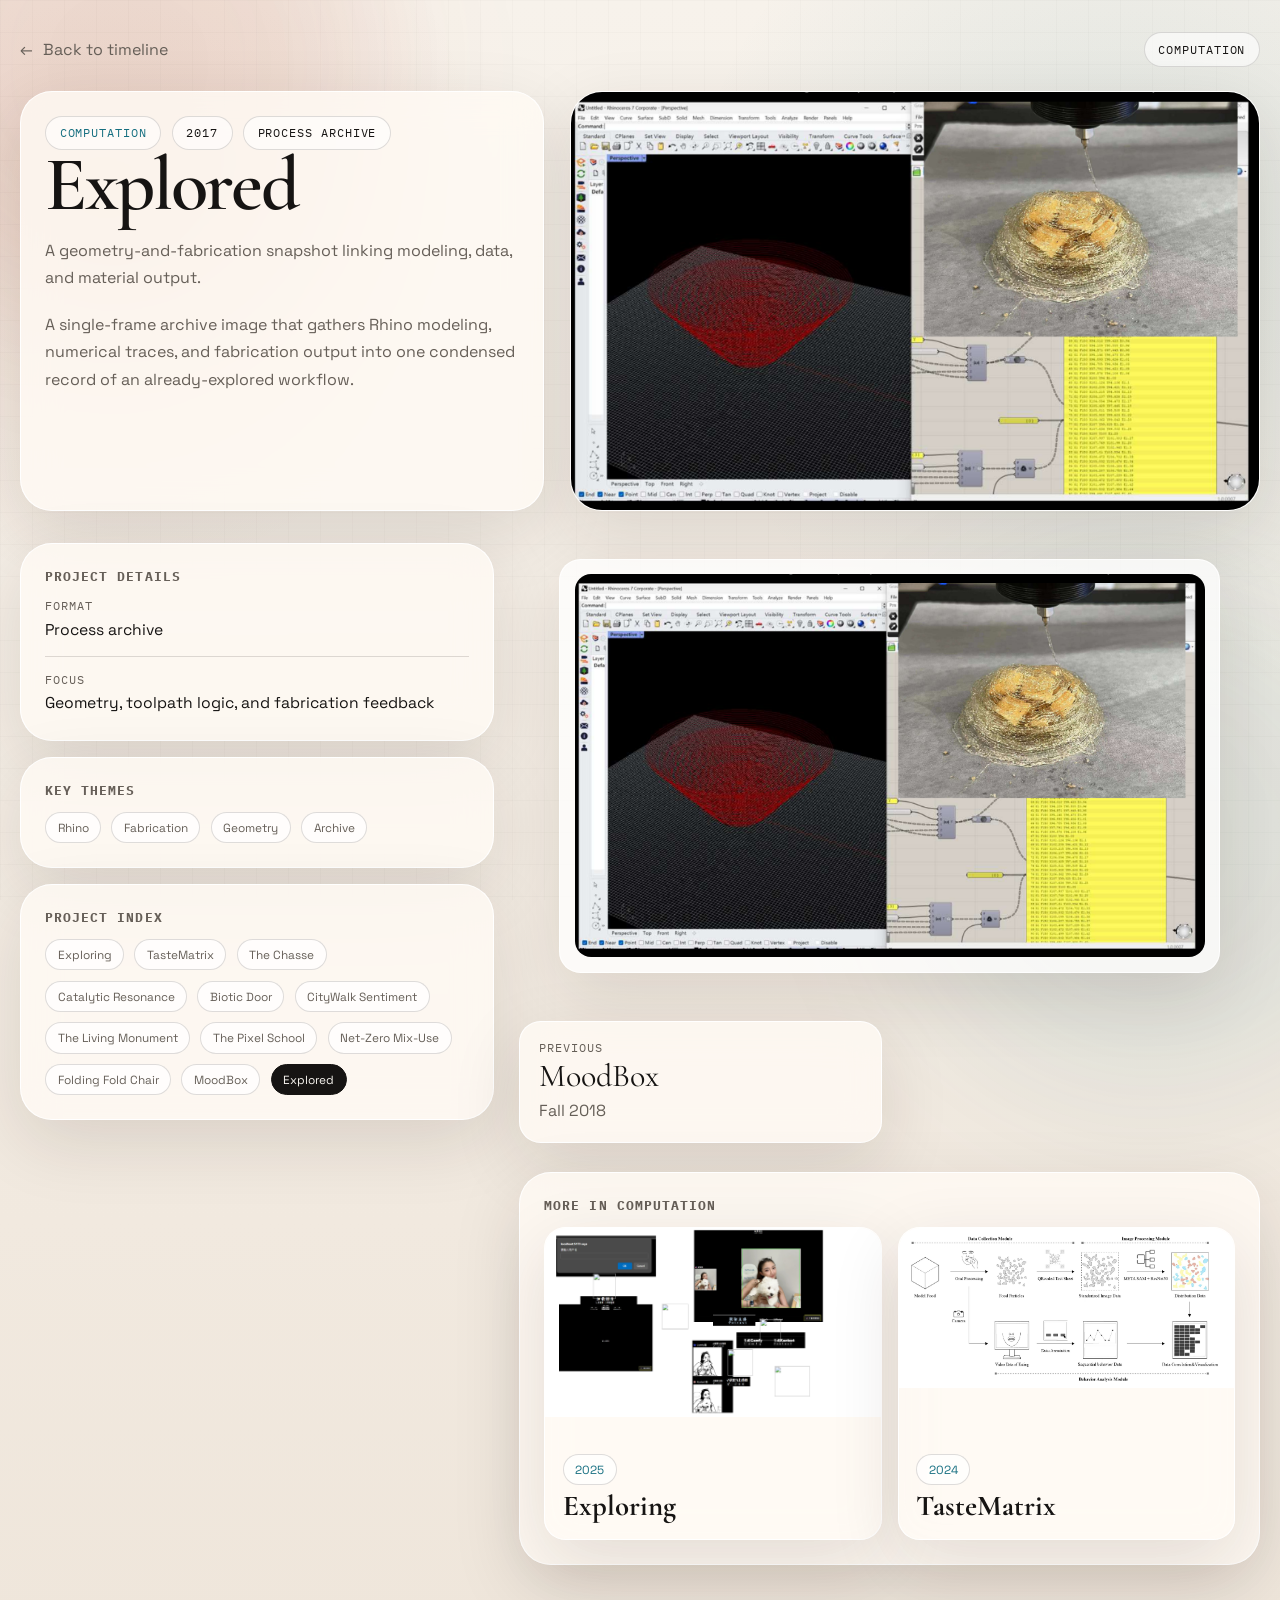
<file: projects/explored.html>
<!DOCTYPE html>
<html lang="en">
  <head>
    <meta charset="utf-8" />
    <meta name="viewport" content="width=device-width, initial-scale=1" />
    <meta http-equiv="Cache-Control" content="no-cache, no-store, must-revalidate" />
    <meta http-equiv="Pragma" content="no-cache" />
    <meta http-equiv="Expires" content="0" />
    <title>Explored | Qiuyu Zhang</title>
    <link rel="stylesheet" href="../styles.css?v=20260428-7" />
    <script defer src="../data.js?v=20260428-7"></script>
    <script defer src="../lightbox.js?v=20260428-7"></script>
    <script defer src="../project.js?v=20260428-7"></script>
  </head>
  <body class="page page--project" data-page="project" data-root=".." data-project="explored">
    <div class="page-glow page-glow--a"></div>
    <div class="page-glow page-glow--b"></div>
    <main class="project-shell">
      <header class="project-topbar">
        <a class="project-back" href="../index.html">Back to timeline</a>
        <span class="nav-chip">Computation</span>
      </header>
      <section class="project-hero" id="project-hero"></section>
      <section class="project-grid">
        <div id="project-side"></div>
        <div>
          <div class="gallery-grid" id="project-gallery"></div>
          <nav class="project-pagination" id="project-pagination" aria-label="Project pagination"></nav>
          <div id="related-projects"></div>
        </div>
      </section>
    </main>
  </body>
</html>
</file>
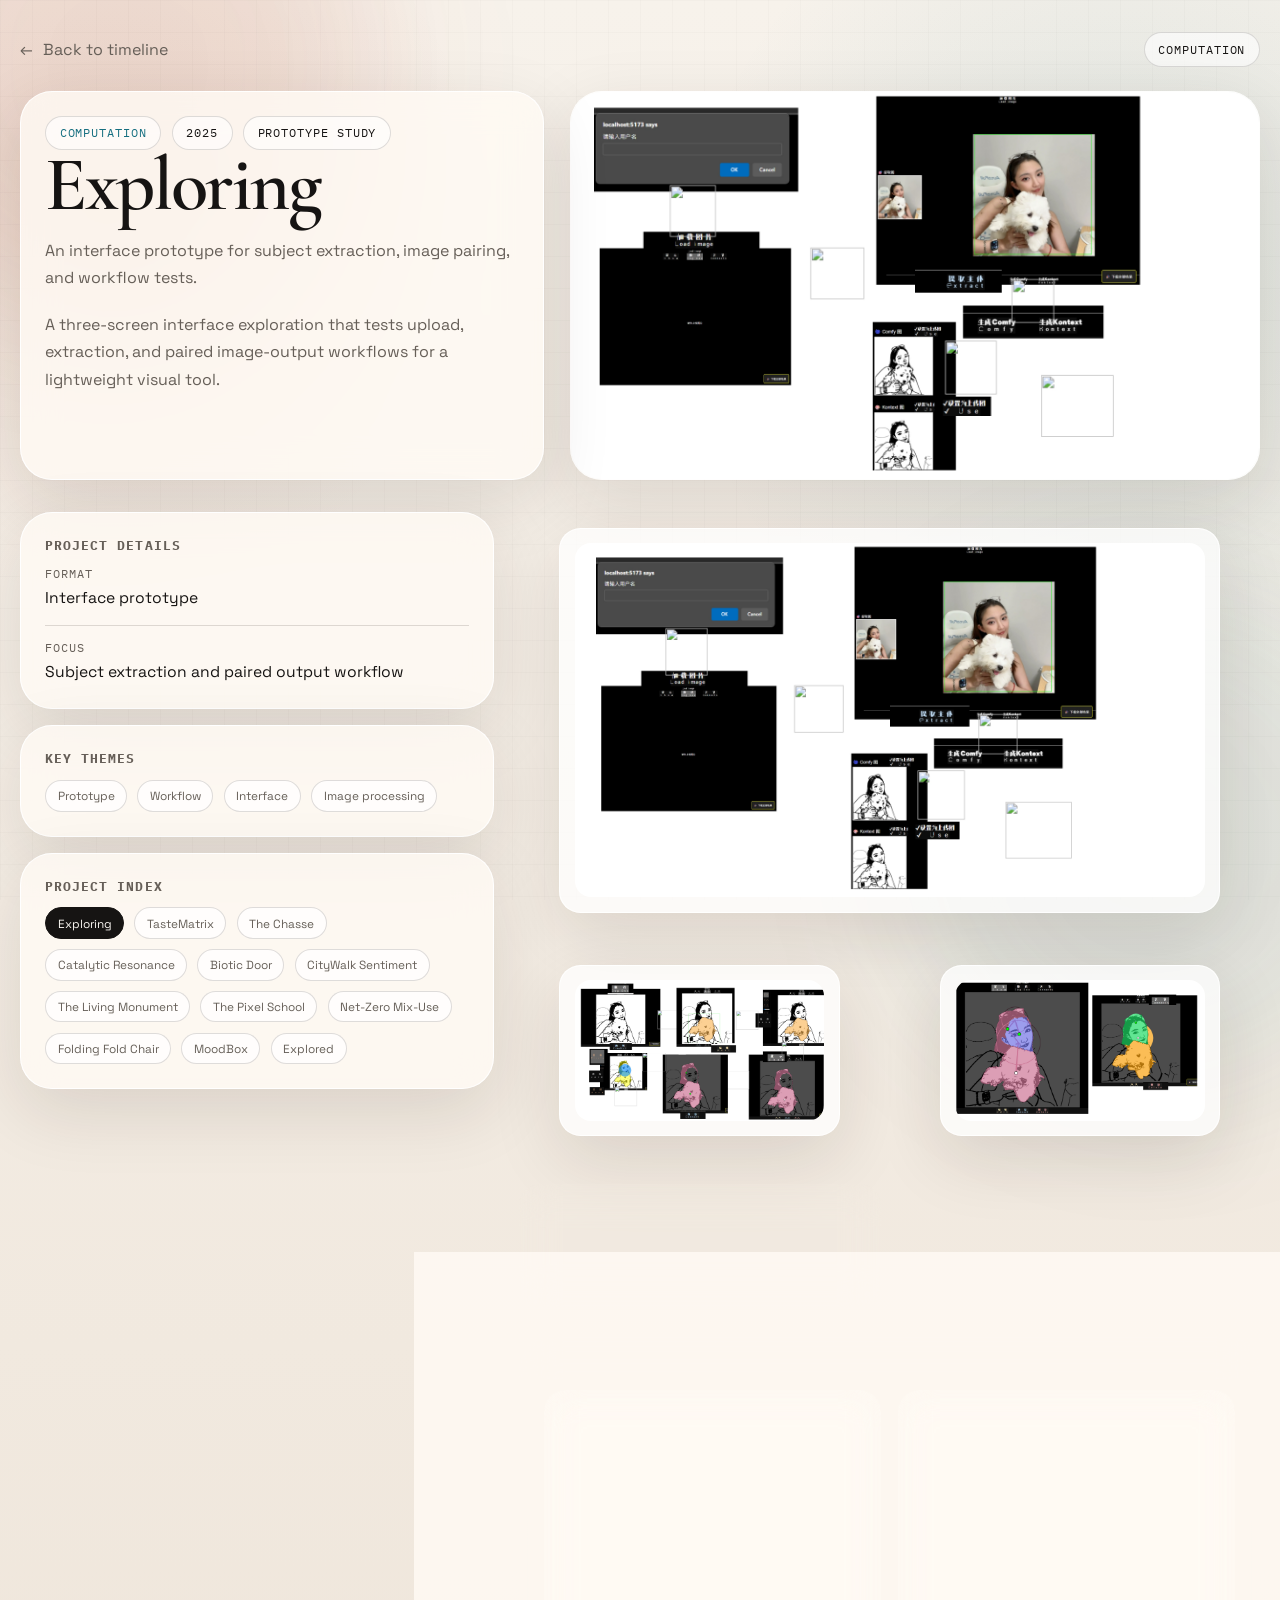
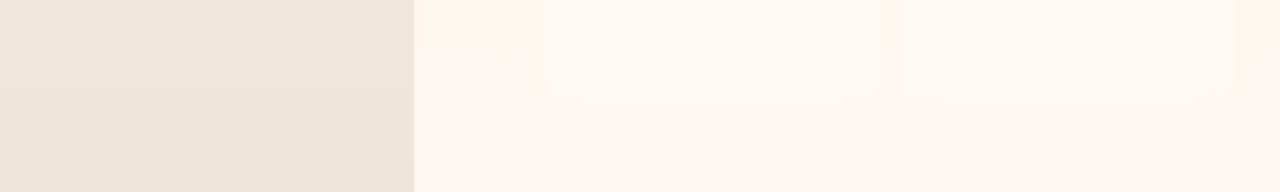
<file: projects/exploring.html>
<!DOCTYPE html>
<html lang="en">
  <head>
    <meta charset="utf-8" />
    <meta name="viewport" content="width=device-width, initial-scale=1" />
    <meta http-equiv="Cache-Control" content="no-cache, no-store, must-revalidate" />
    <meta http-equiv="Pragma" content="no-cache" />
    <meta http-equiv="Expires" content="0" />
    <title>Exploring | Qiuyu Zhang</title>
    <link rel="stylesheet" href="../styles.css?v=20260428-7" />
    <script defer src="../data.js?v=20260428-7"></script>
    <script defer src="../lightbox.js?v=20260428-7"></script>
    <script defer src="../project.js?v=20260428-7"></script>
  </head>
  <body class="page page--project" data-page="project" data-root=".." data-project="exploring">
    <div class="page-glow page-glow--a"></div>
    <div class="page-glow page-glow--b"></div>
    <main class="project-shell">
      <header class="project-topbar">
        <a class="project-back" href="../index.html">Back to timeline</a>
        <span class="nav-chip">Computation</span>
      </header>
      <section class="project-hero" id="project-hero"></section>
      <section class="project-grid">
        <div id="project-side"></div>
        <div>
          <div class="gallery-grid" id="project-gallery"></div>
          <nav class="project-pagination" id="project-pagination" aria-label="Project pagination"></nav>
          <div id="related-projects"></div>
        </div>
      </section>
    </main>
  </body>
</html>
</file>
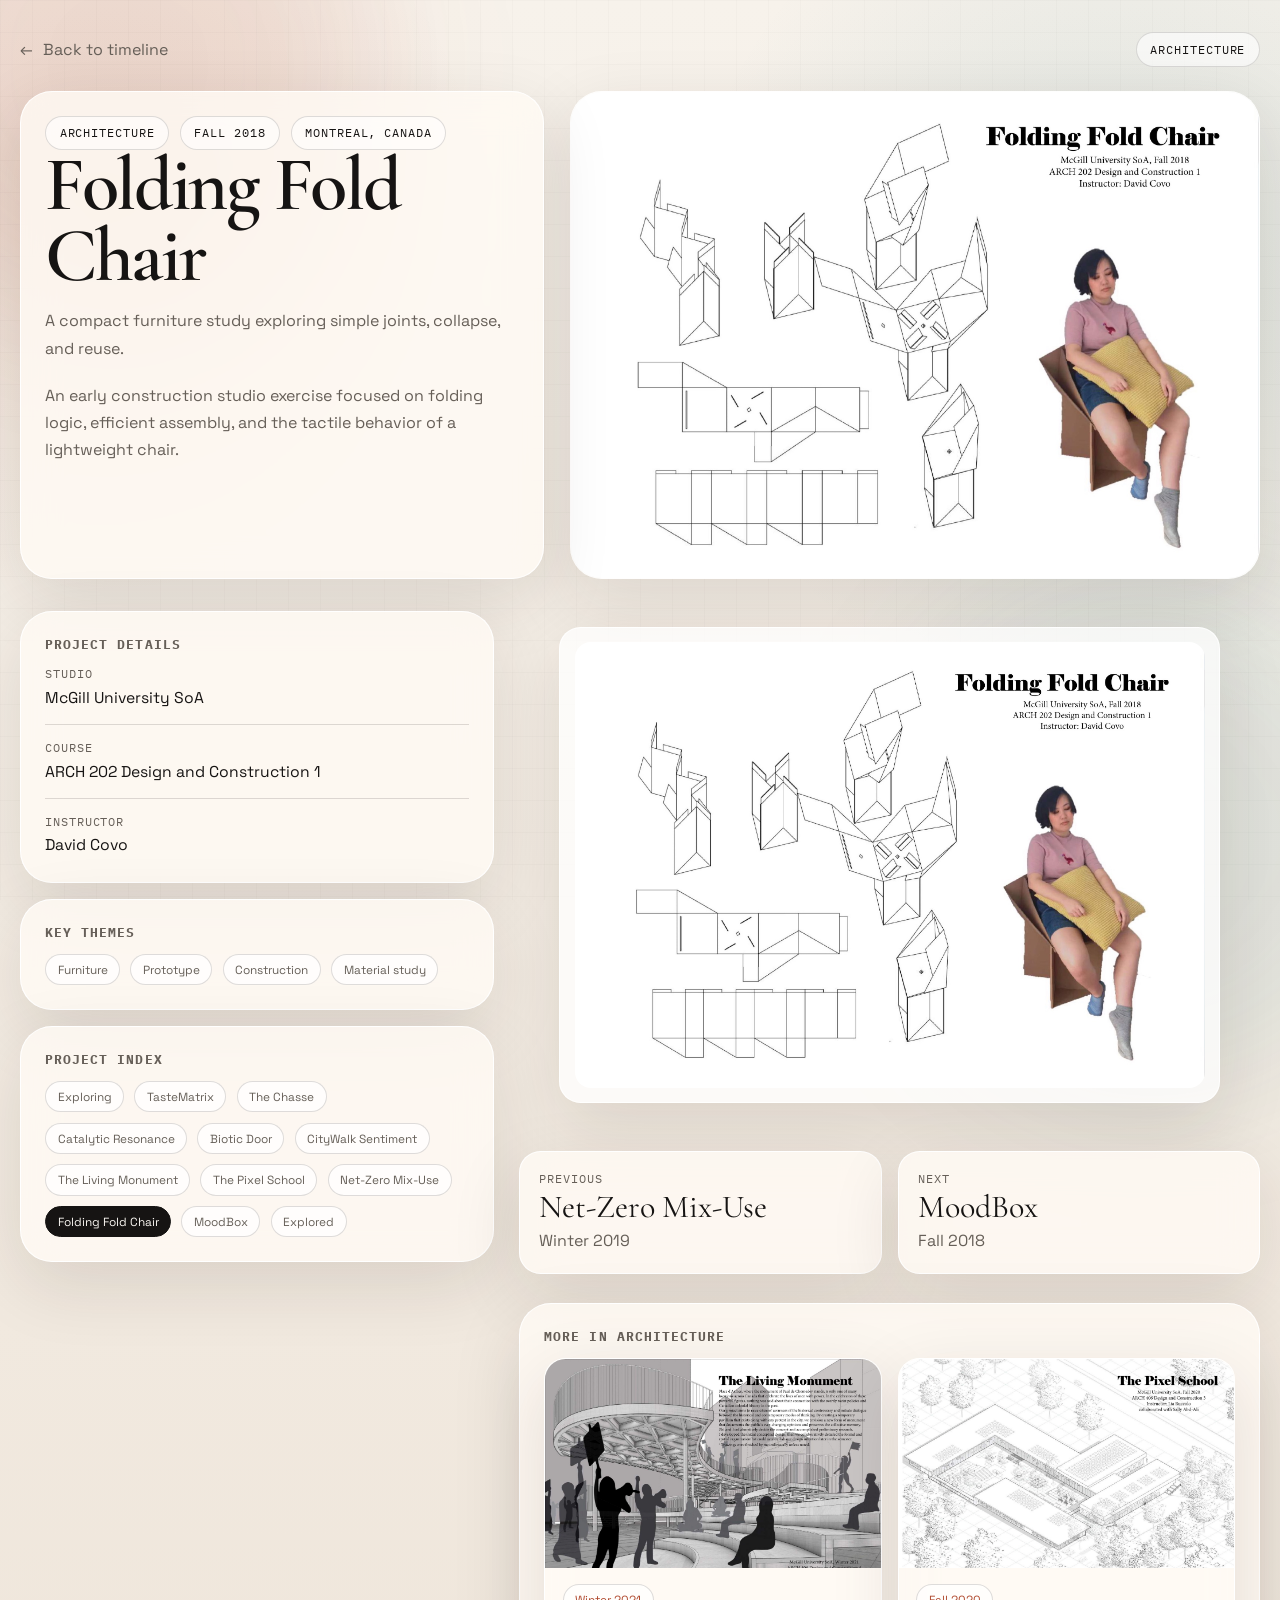
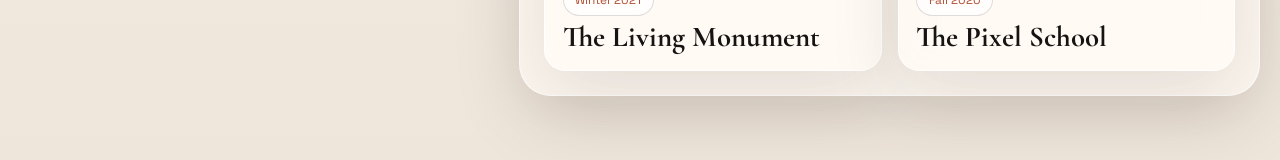
<file: projects/folding-fold-chair.html>
<!DOCTYPE html>
<html lang="en">
  <head>
    <meta charset="utf-8" />
    <meta name="viewport" content="width=device-width, initial-scale=1" />
    <meta http-equiv="Cache-Control" content="no-cache, no-store, must-revalidate" />
    <meta http-equiv="Pragma" content="no-cache" />
    <meta http-equiv="Expires" content="0" />
    <title>Folding Fold Chair | Qiuyu Zhang</title>
    <link rel="stylesheet" href="../styles.css?v=20260428-7" />
    <script defer src="../data.js?v=20260428-7"></script>
    <script defer src="../lightbox.js?v=20260428-7"></script>
    <script defer src="../project.js?v=20260428-7"></script>
  </head>
  <body class="page page--project" data-page="project" data-root=".." data-project="folding-fold-chair">
    <div class="page-glow page-glow--a"></div>
    <div class="page-glow page-glow--b"></div>
    <main class="project-shell">
      <header class="project-topbar">
        <a class="project-back" href="../index.html">Back to timeline</a>
        <span class="nav-chip">Architecture</span>
      </header>
      <section class="project-hero" id="project-hero"></section>
      <section class="project-grid">
        <div id="project-side"></div>
        <div>
          <div class="gallery-grid" id="project-gallery"></div>
          <nav class="project-pagination" id="project-pagination" aria-label="Project pagination"></nav>
          <div id="related-projects"></div>
        </div>
      </section>
    </main>
  </body>
</html>
</file>
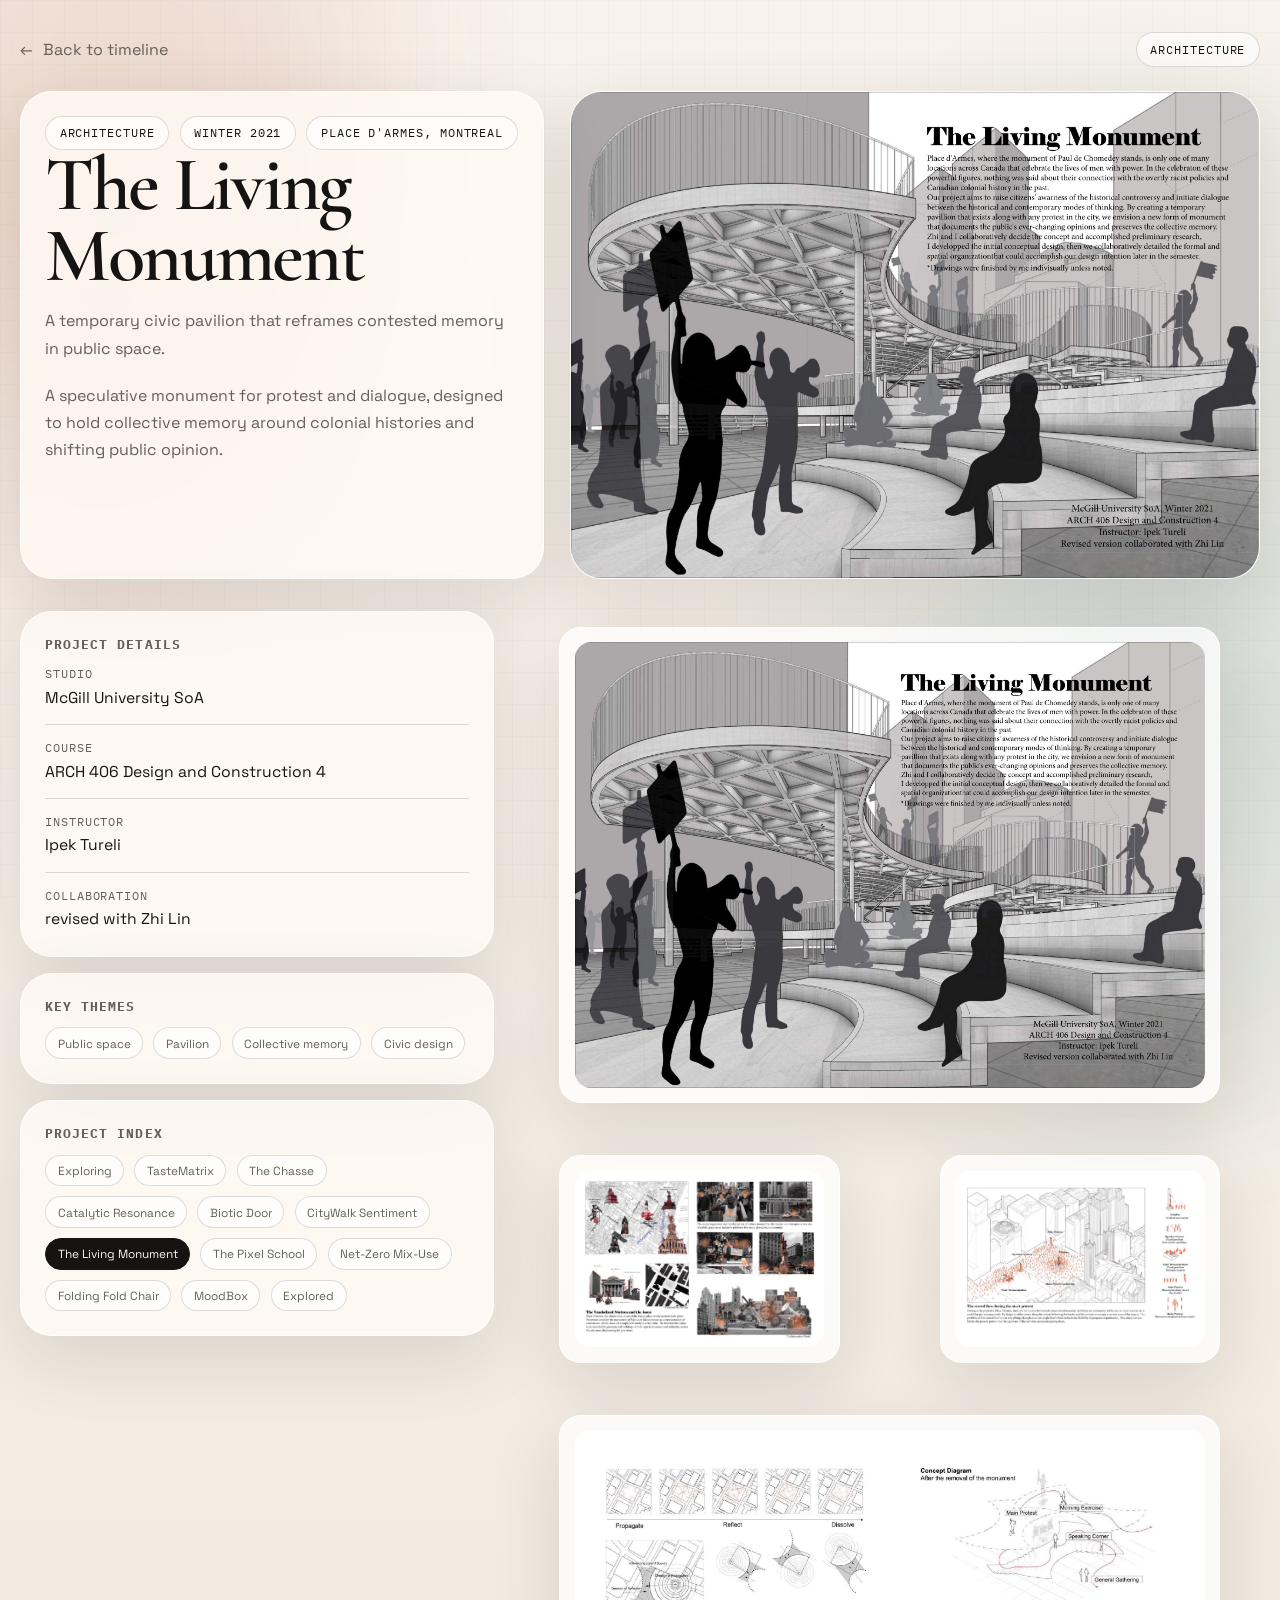
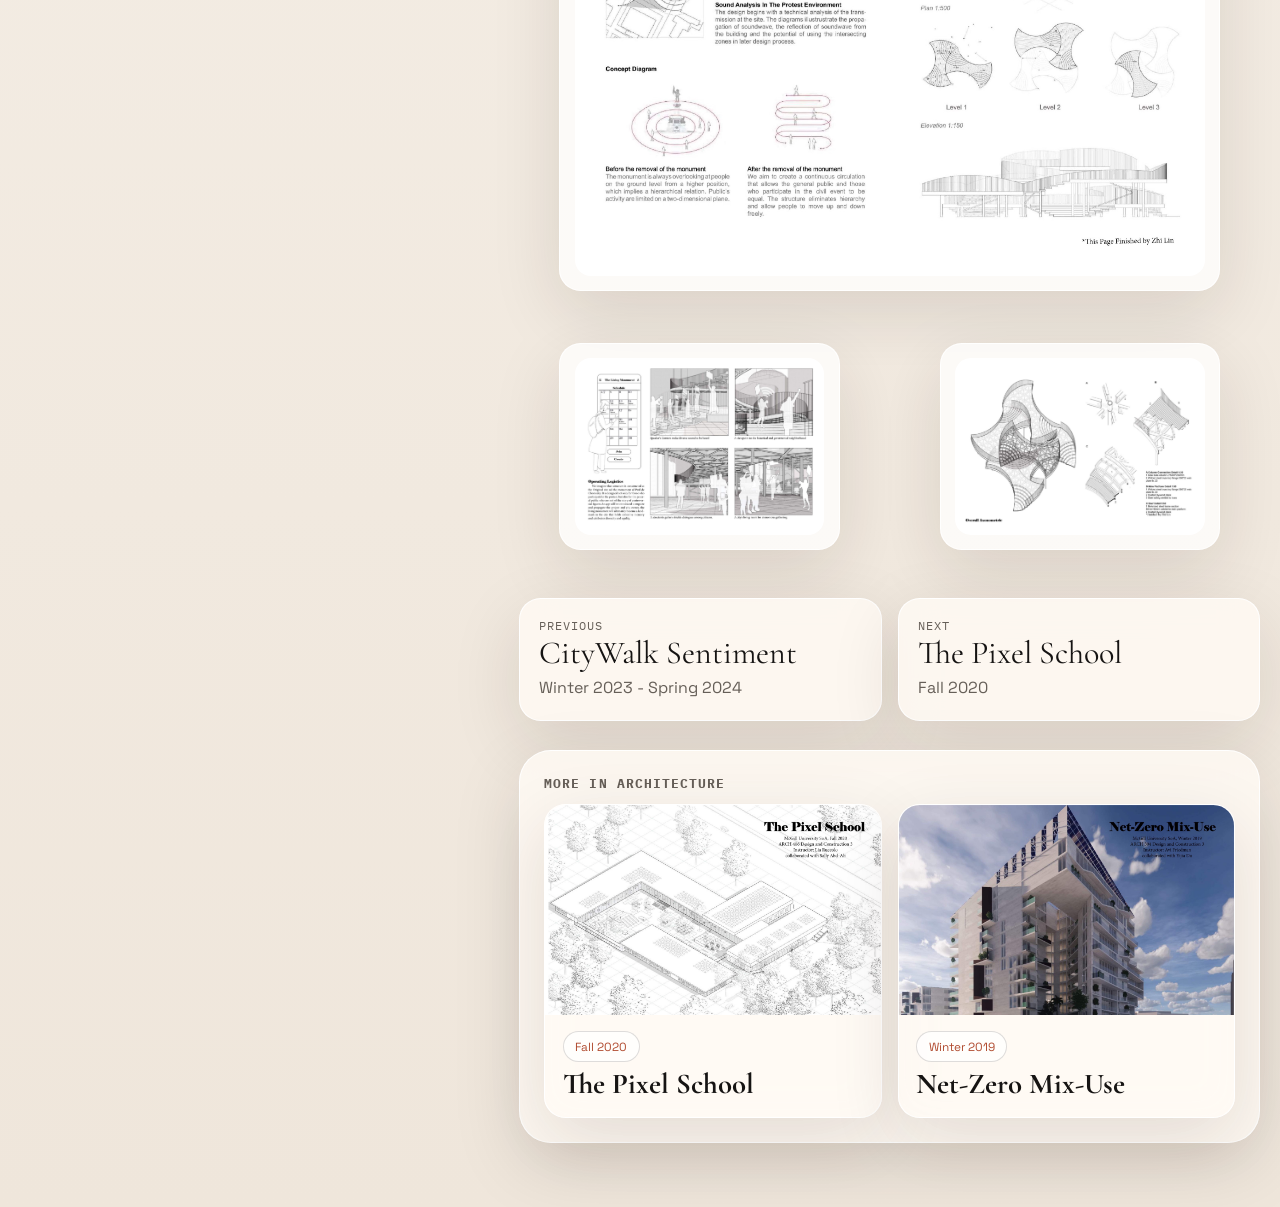
<file: projects/living-monument.html>
<!DOCTYPE html>
<html lang="en">
  <head>
    <meta charset="utf-8" />
    <meta name="viewport" content="width=device-width, initial-scale=1" />
    <meta http-equiv="Cache-Control" content="no-cache, no-store, must-revalidate" />
    <meta http-equiv="Pragma" content="no-cache" />
    <meta http-equiv="Expires" content="0" />
    <title>The Living Monument | Qiuyu Zhang</title>
    <link rel="stylesheet" href="../styles.css?v=20260428-7" />
    <script defer src="../data.js?v=20260428-7"></script>
    <script defer src="../lightbox.js?v=20260428-7"></script>
    <script defer src="../project.js?v=20260428-7"></script>
  </head>
  <body class="page page--project" data-page="project" data-root=".." data-project="living-monument">
    <div class="page-glow page-glow--a"></div>
    <div class="page-glow page-glow--b"></div>
    <main class="project-shell">
      <header class="project-topbar">
        <a class="project-back" href="../index.html">Back to timeline</a>
        <span class="nav-chip">Architecture</span>
      </header>
      <section class="project-hero" id="project-hero"></section>
      <section class="project-grid">
        <div id="project-side"></div>
        <div>
          <div class="gallery-grid" id="project-gallery"></div>
          <nav class="project-pagination" id="project-pagination" aria-label="Project pagination"></nav>
          <div id="related-projects"></div>
        </div>
      </section>
    </main>
  </body>
</html>
</file>
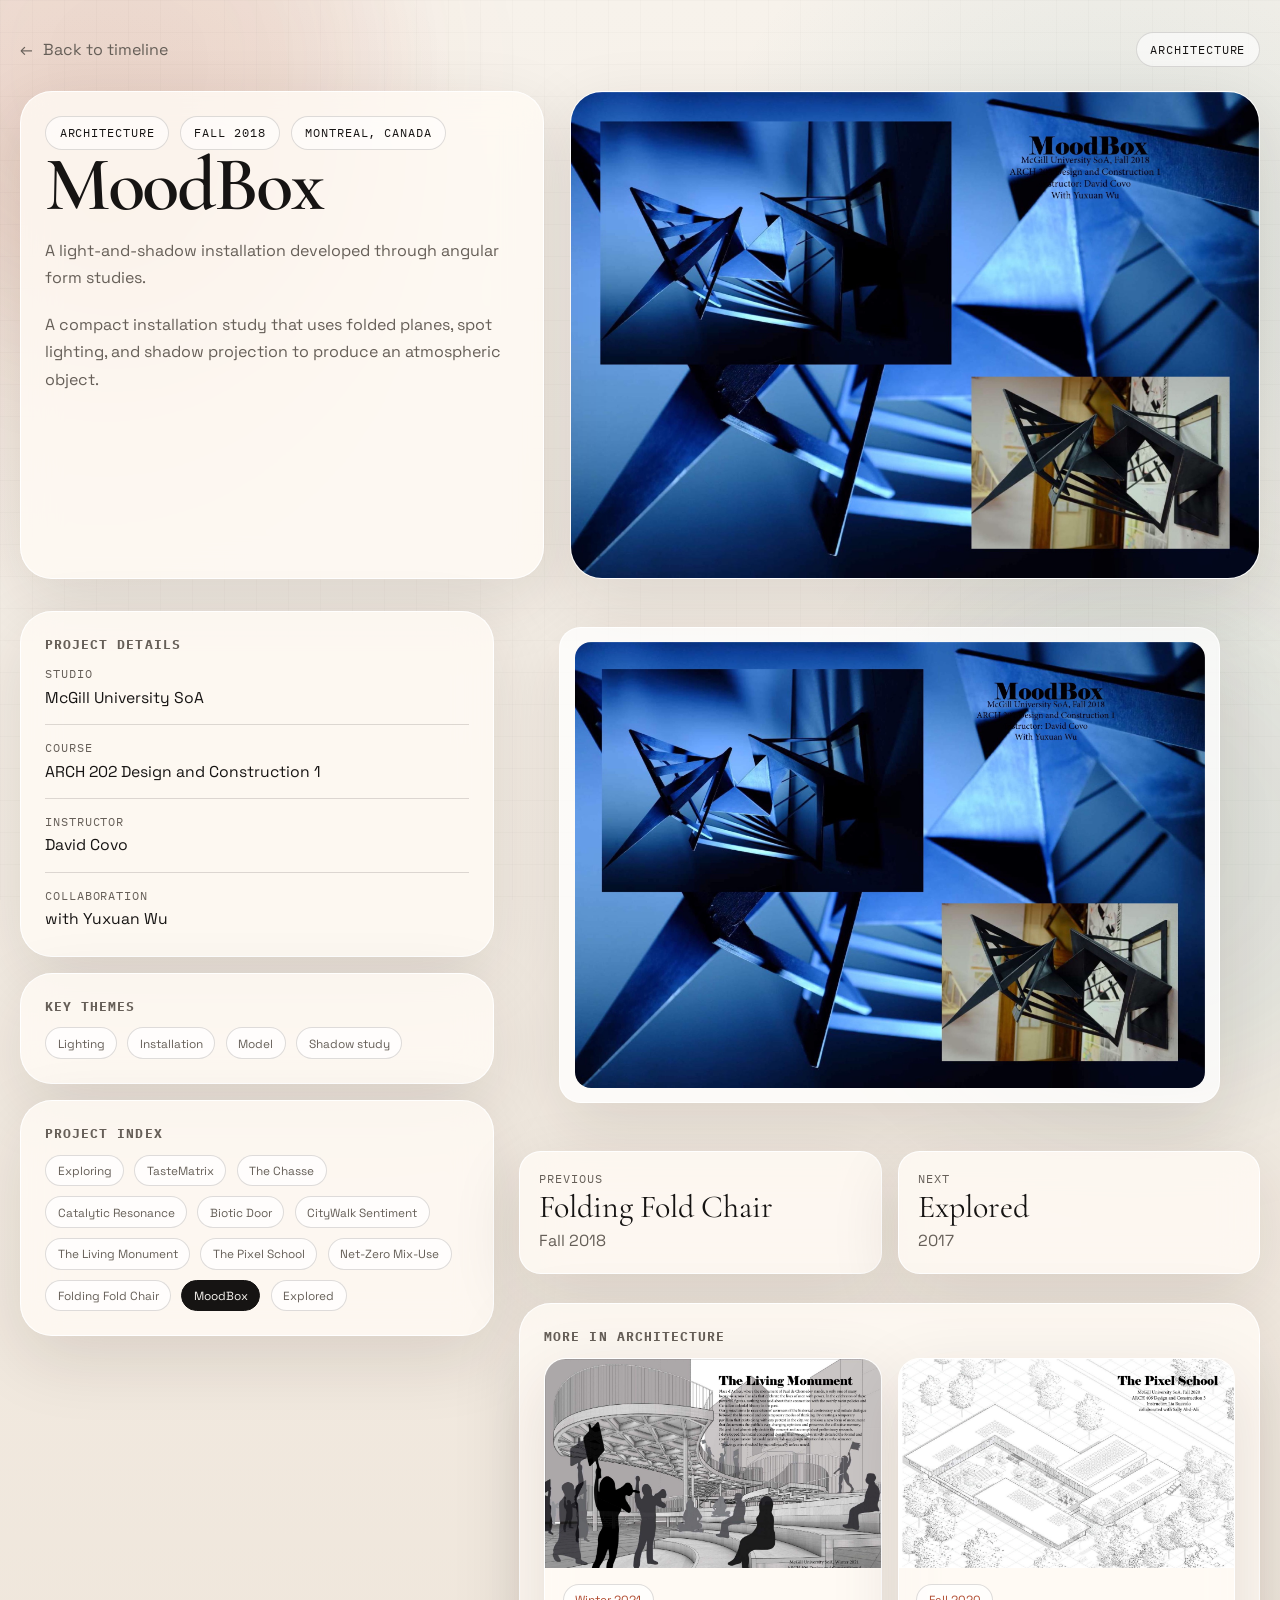
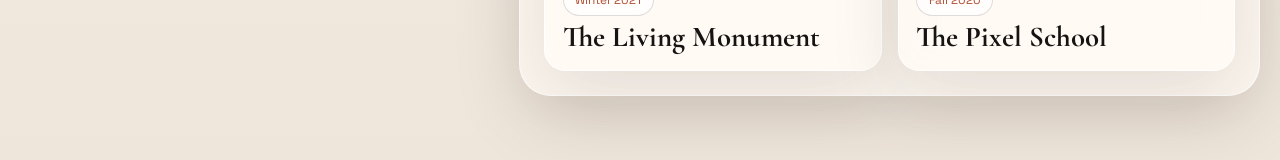
<file: projects/moodbox.html>
<!DOCTYPE html>
<html lang="en">
  <head>
    <meta charset="utf-8" />
    <meta name="viewport" content="width=device-width, initial-scale=1" />
    <meta http-equiv="Cache-Control" content="no-cache, no-store, must-revalidate" />
    <meta http-equiv="Pragma" content="no-cache" />
    <meta http-equiv="Expires" content="0" />
    <title>MoodBox | Qiuyu Zhang</title>
    <link rel="stylesheet" href="../styles.css?v=20260428-7" />
    <script defer src="../data.js?v=20260428-7"></script>
    <script defer src="../lightbox.js?v=20260428-7"></script>
    <script defer src="../project.js?v=20260428-7"></script>
  </head>
  <body class="page page--project" data-page="project" data-root=".." data-project="moodbox">
    <div class="page-glow page-glow--a"></div>
    <div class="page-glow page-glow--b"></div>
    <main class="project-shell">
      <header class="project-topbar">
        <a class="project-back" href="../index.html">Back to timeline</a>
        <span class="nav-chip">Architecture</span>
      </header>
      <section class="project-hero" id="project-hero"></section>
      <section class="project-grid">
        <div id="project-side"></div>
        <div>
          <div class="gallery-grid" id="project-gallery"></div>
          <nav class="project-pagination" id="project-pagination" aria-label="Project pagination"></nav>
          <div id="related-projects"></div>
        </div>
      </section>
    </main>
  </body>
</html>
</file>
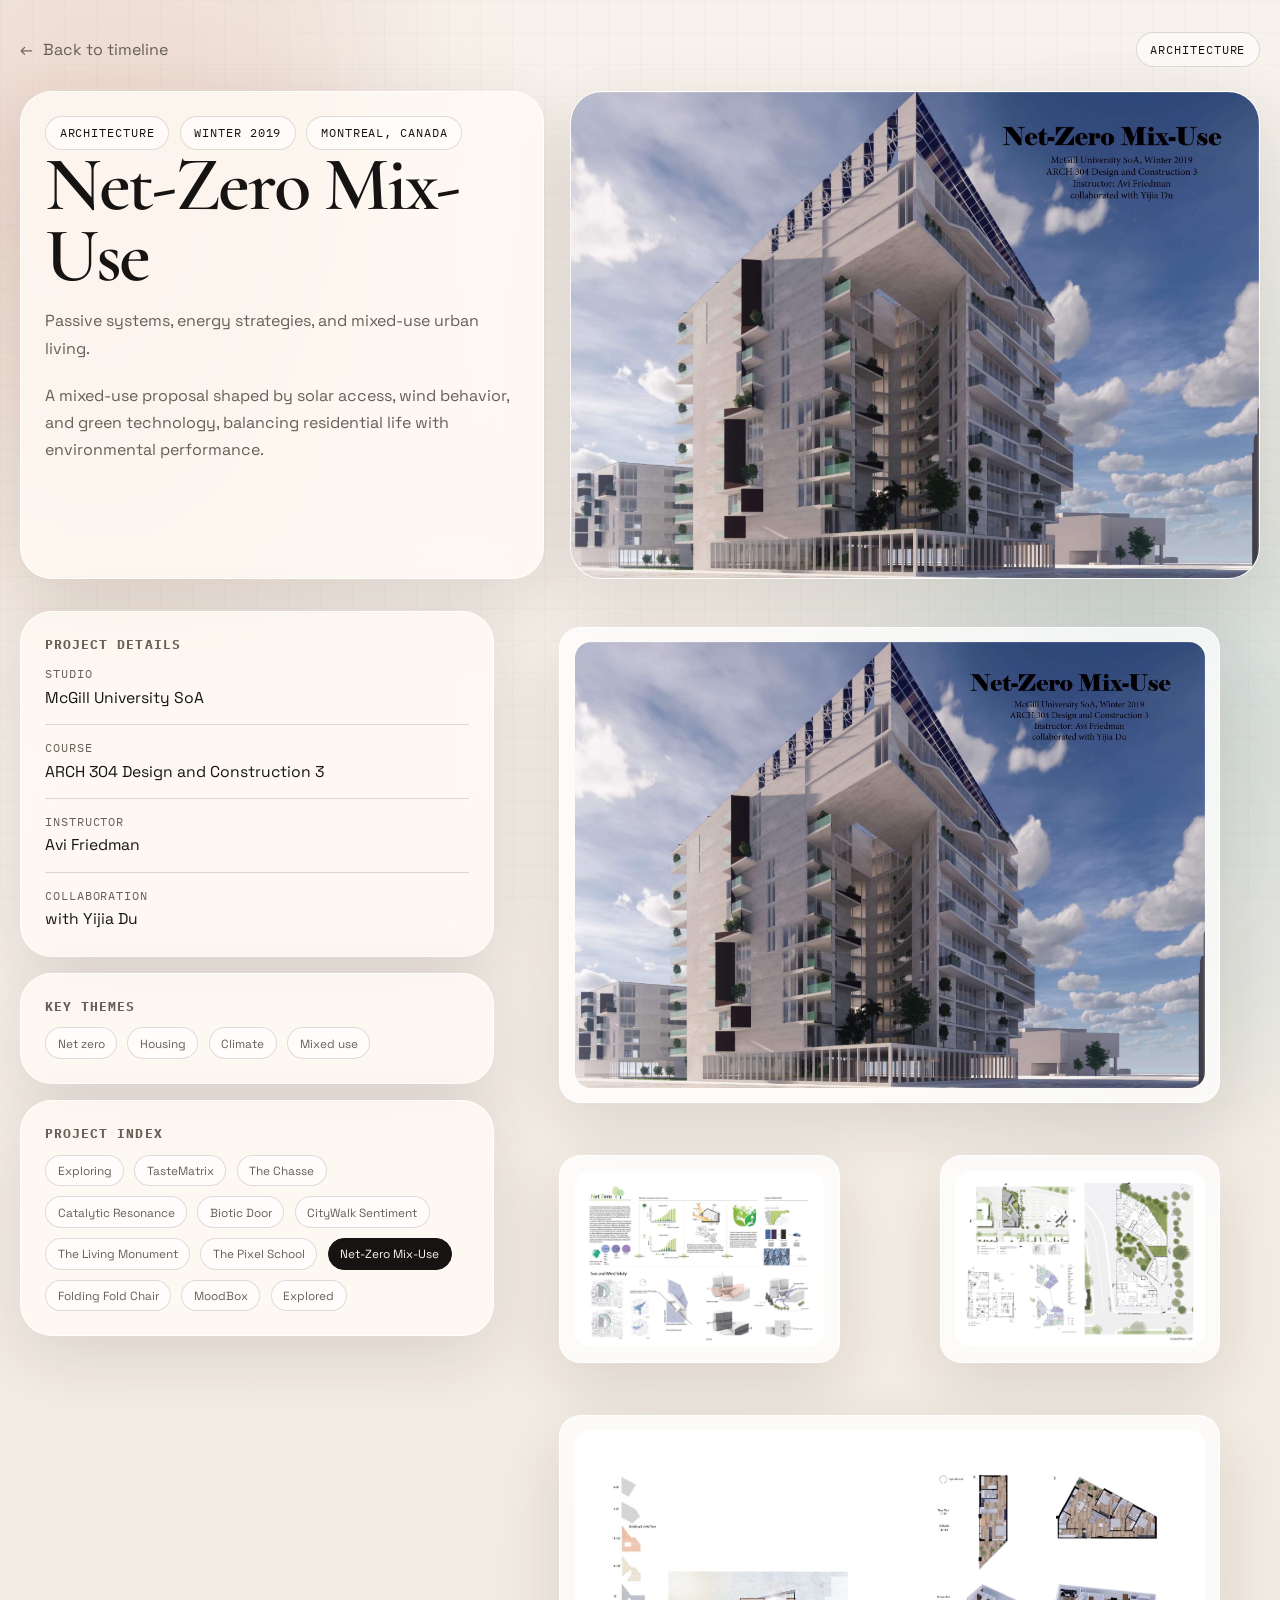
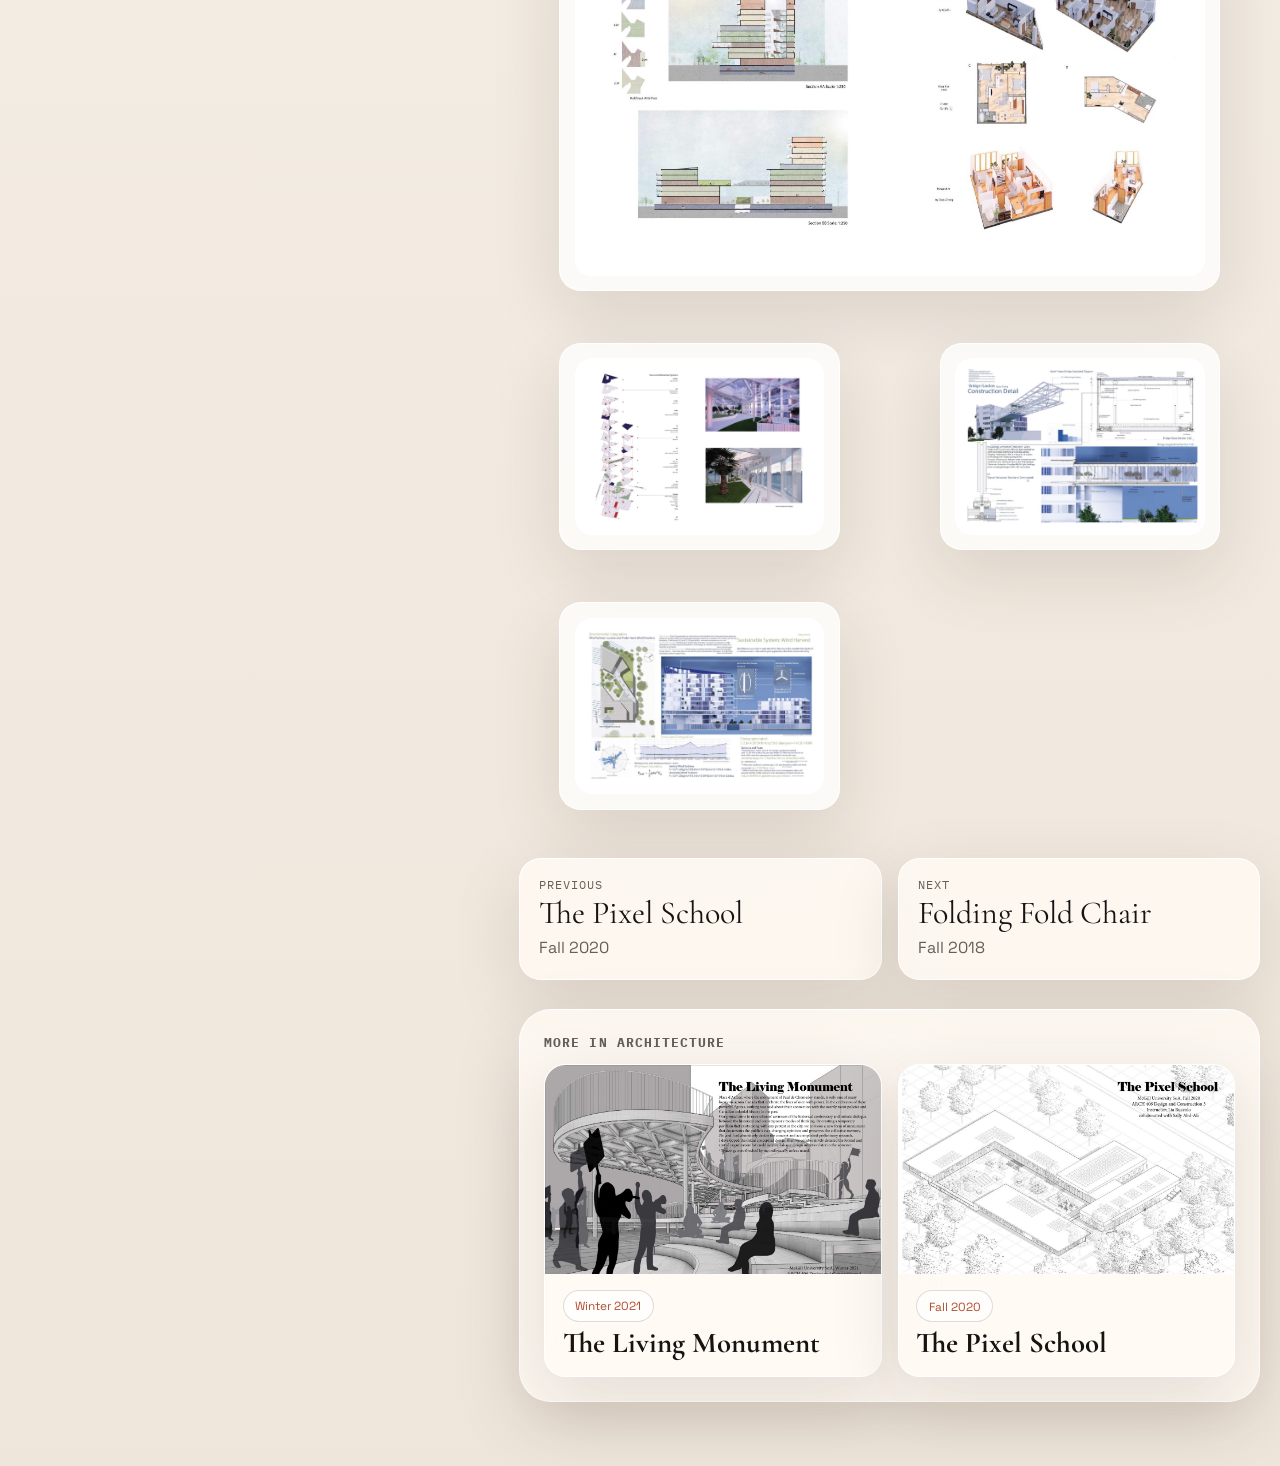
<file: projects/net-zero-mix-use.html>
<!DOCTYPE html>
<html lang="en">
  <head>
    <meta charset="utf-8" />
    <meta name="viewport" content="width=device-width, initial-scale=1" />
    <meta http-equiv="Cache-Control" content="no-cache, no-store, must-revalidate" />
    <meta http-equiv="Pragma" content="no-cache" />
    <meta http-equiv="Expires" content="0" />
    <title>Net-Zero Mix-Use | Qiuyu Zhang</title>
    <link rel="stylesheet" href="../styles.css?v=20260428-7" />
    <script defer src="../data.js?v=20260428-7"></script>
    <script defer src="../lightbox.js?v=20260428-7"></script>
    <script defer src="../project.js?v=20260428-7"></script>
  </head>
  <body class="page page--project" data-page="project" data-root=".." data-project="net-zero-mix-use">
    <div class="page-glow page-glow--a"></div>
    <div class="page-glow page-glow--b"></div>
    <main class="project-shell">
      <header class="project-topbar">
        <a class="project-back" href="../index.html">Back to timeline</a>
        <span class="nav-chip">Architecture</span>
      </header>
      <section class="project-hero" id="project-hero"></section>
      <section class="project-grid">
        <div id="project-side"></div>
        <div>
          <div class="gallery-grid" id="project-gallery"></div>
          <nav class="project-pagination" id="project-pagination" aria-label="Project pagination"></nav>
          <div id="related-projects"></div>
        </div>
      </section>
    </main>
  </body>
</html>
</file>
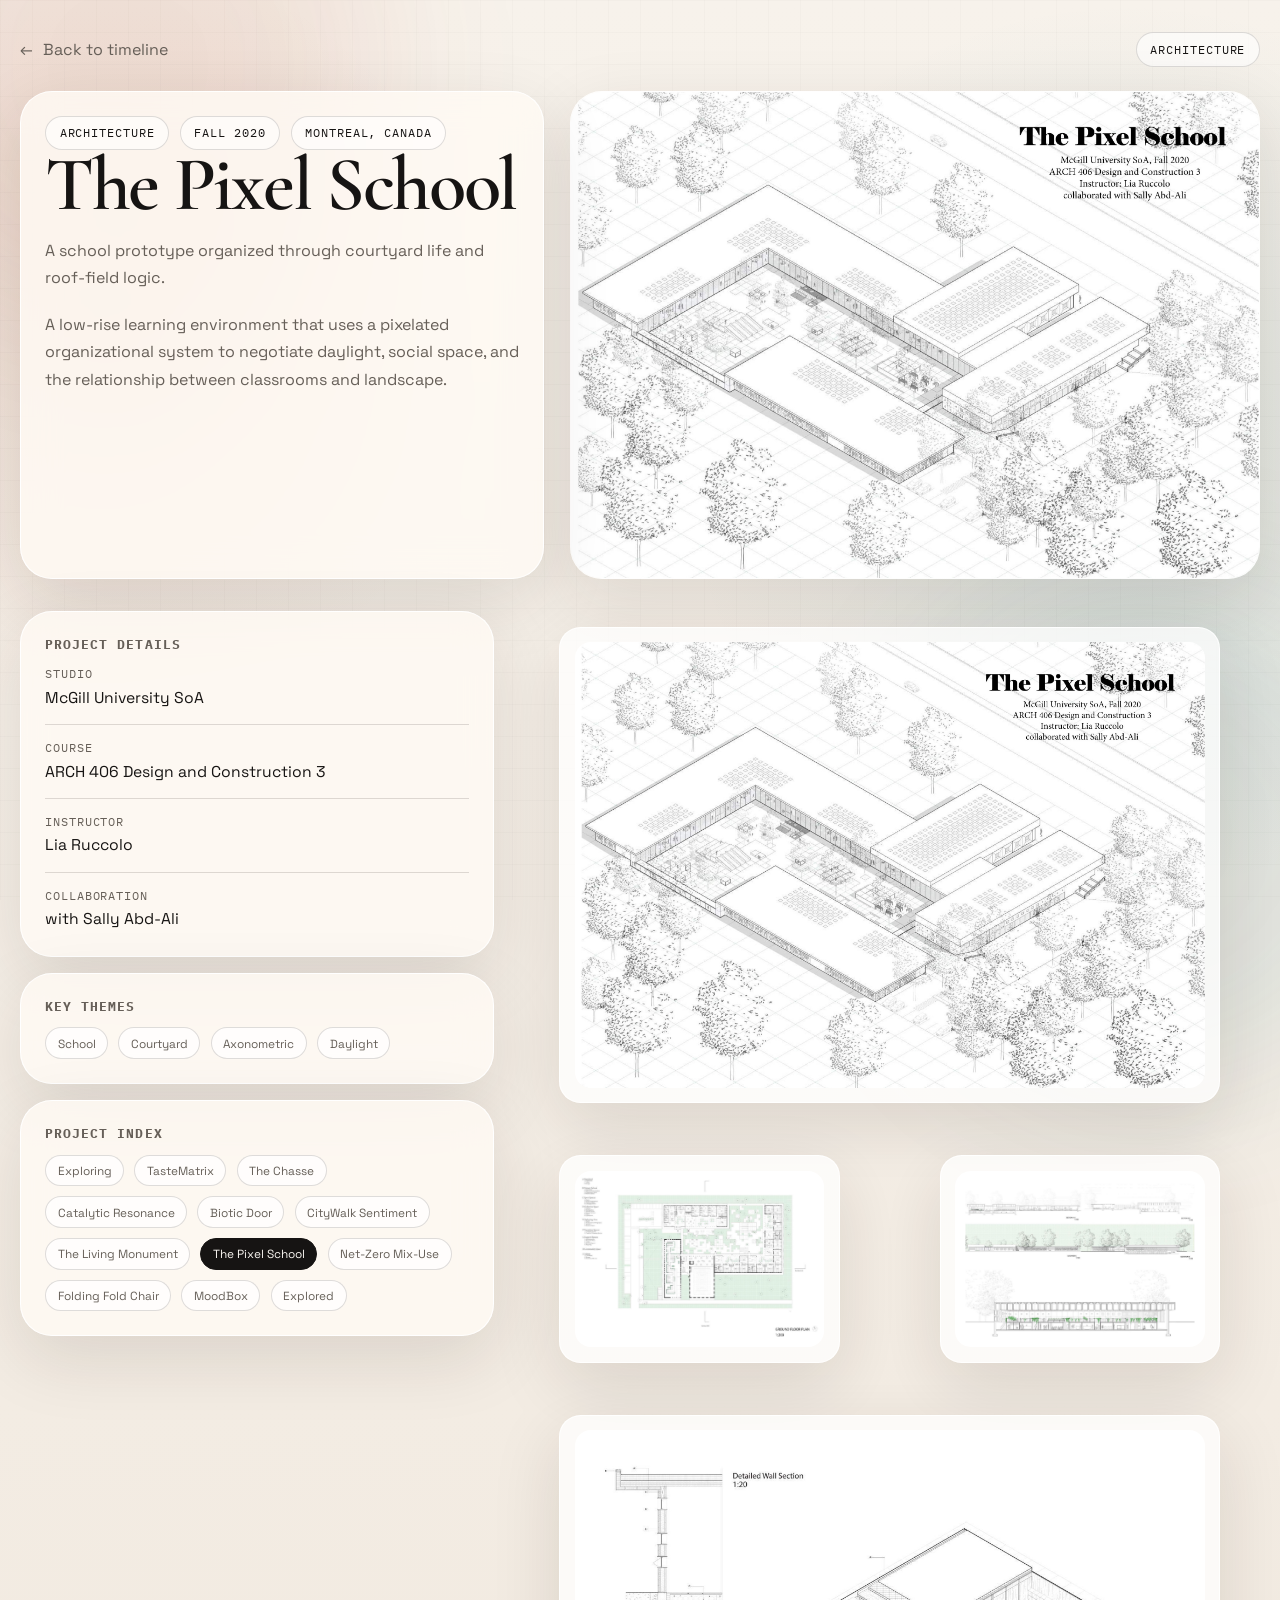
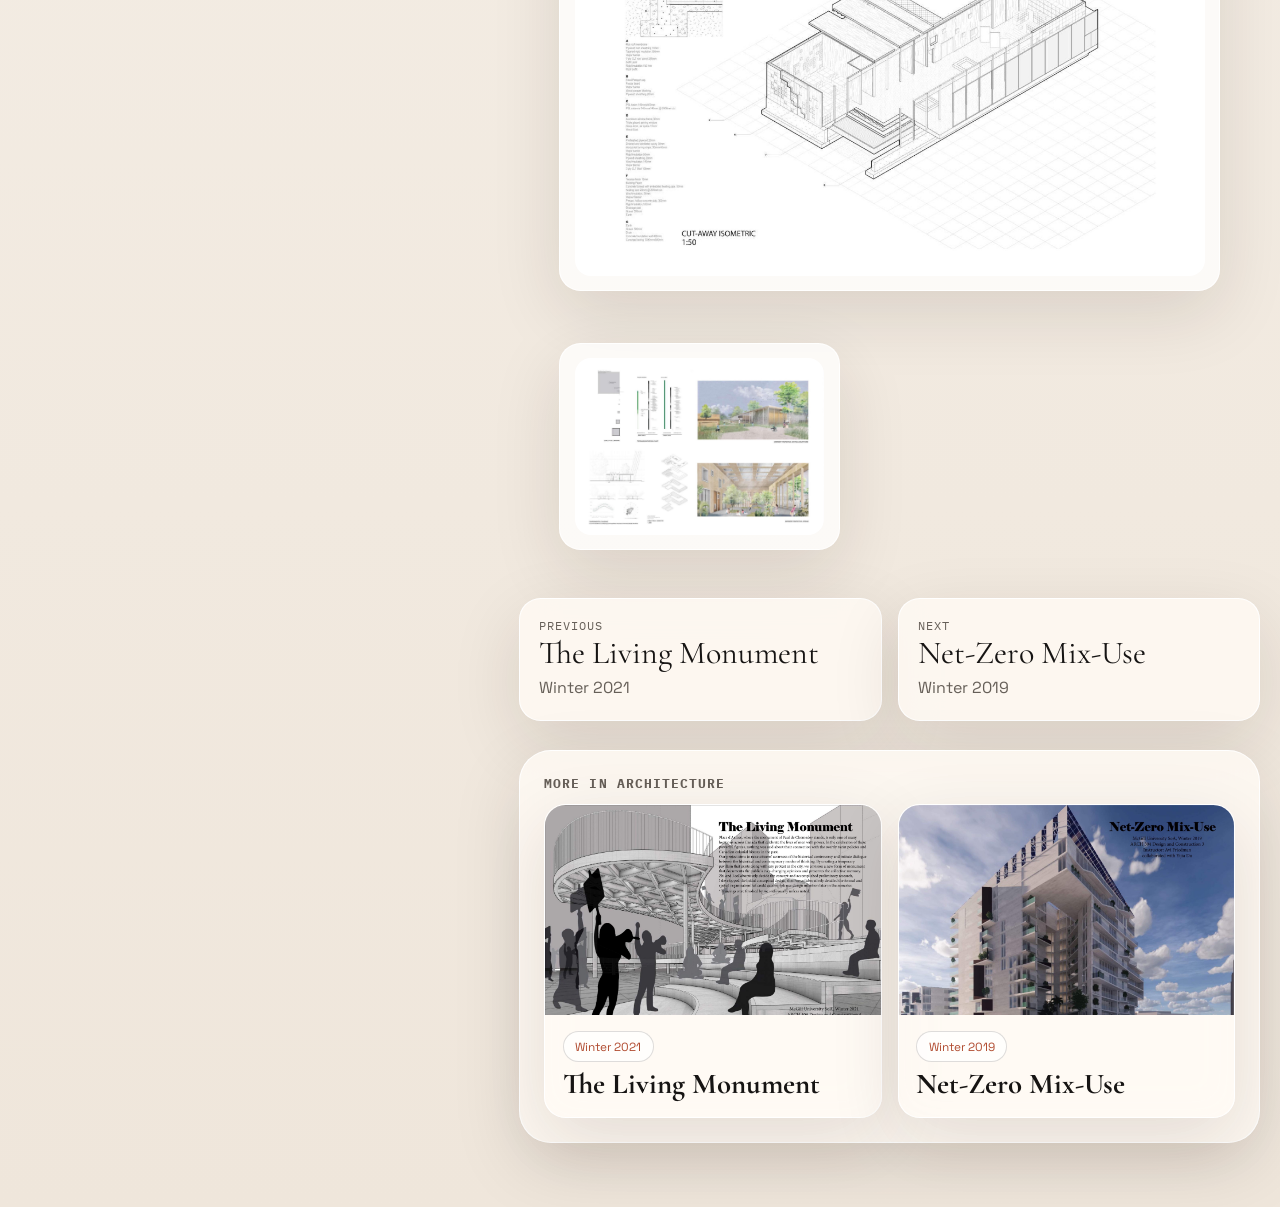
<file: projects/pixel-school.html>
<!DOCTYPE html>
<html lang="en">
  <head>
    <meta charset="utf-8" />
    <meta name="viewport" content="width=device-width, initial-scale=1" />
    <meta http-equiv="Cache-Control" content="no-cache, no-store, must-revalidate" />
    <meta http-equiv="Pragma" content="no-cache" />
    <meta http-equiv="Expires" content="0" />
    <title>The Pixel School | Qiuyu Zhang</title>
    <link rel="stylesheet" href="../styles.css?v=20260428-7" />
    <script defer src="../data.js?v=20260428-7"></script>
    <script defer src="../lightbox.js?v=20260428-7"></script>
    <script defer src="../project.js?v=20260428-7"></script>
  </head>
  <body class="page page--project" data-page="project" data-root=".." data-project="pixel-school">
    <div class="page-glow page-glow--a"></div>
    <div class="page-glow page-glow--b"></div>
    <main class="project-shell">
      <header class="project-topbar">
        <a class="project-back" href="../index.html">Back to timeline</a>
        <span class="nav-chip">Architecture</span>
      </header>
      <section class="project-hero" id="project-hero"></section>
      <section class="project-grid">
        <div id="project-side"></div>
        <div>
          <div class="gallery-grid" id="project-gallery"></div>
          <nav class="project-pagination" id="project-pagination" aria-label="Project pagination"></nav>
          <div id="related-projects"></div>
        </div>
      </section>
    </main>
  </body>
</html>
</file>
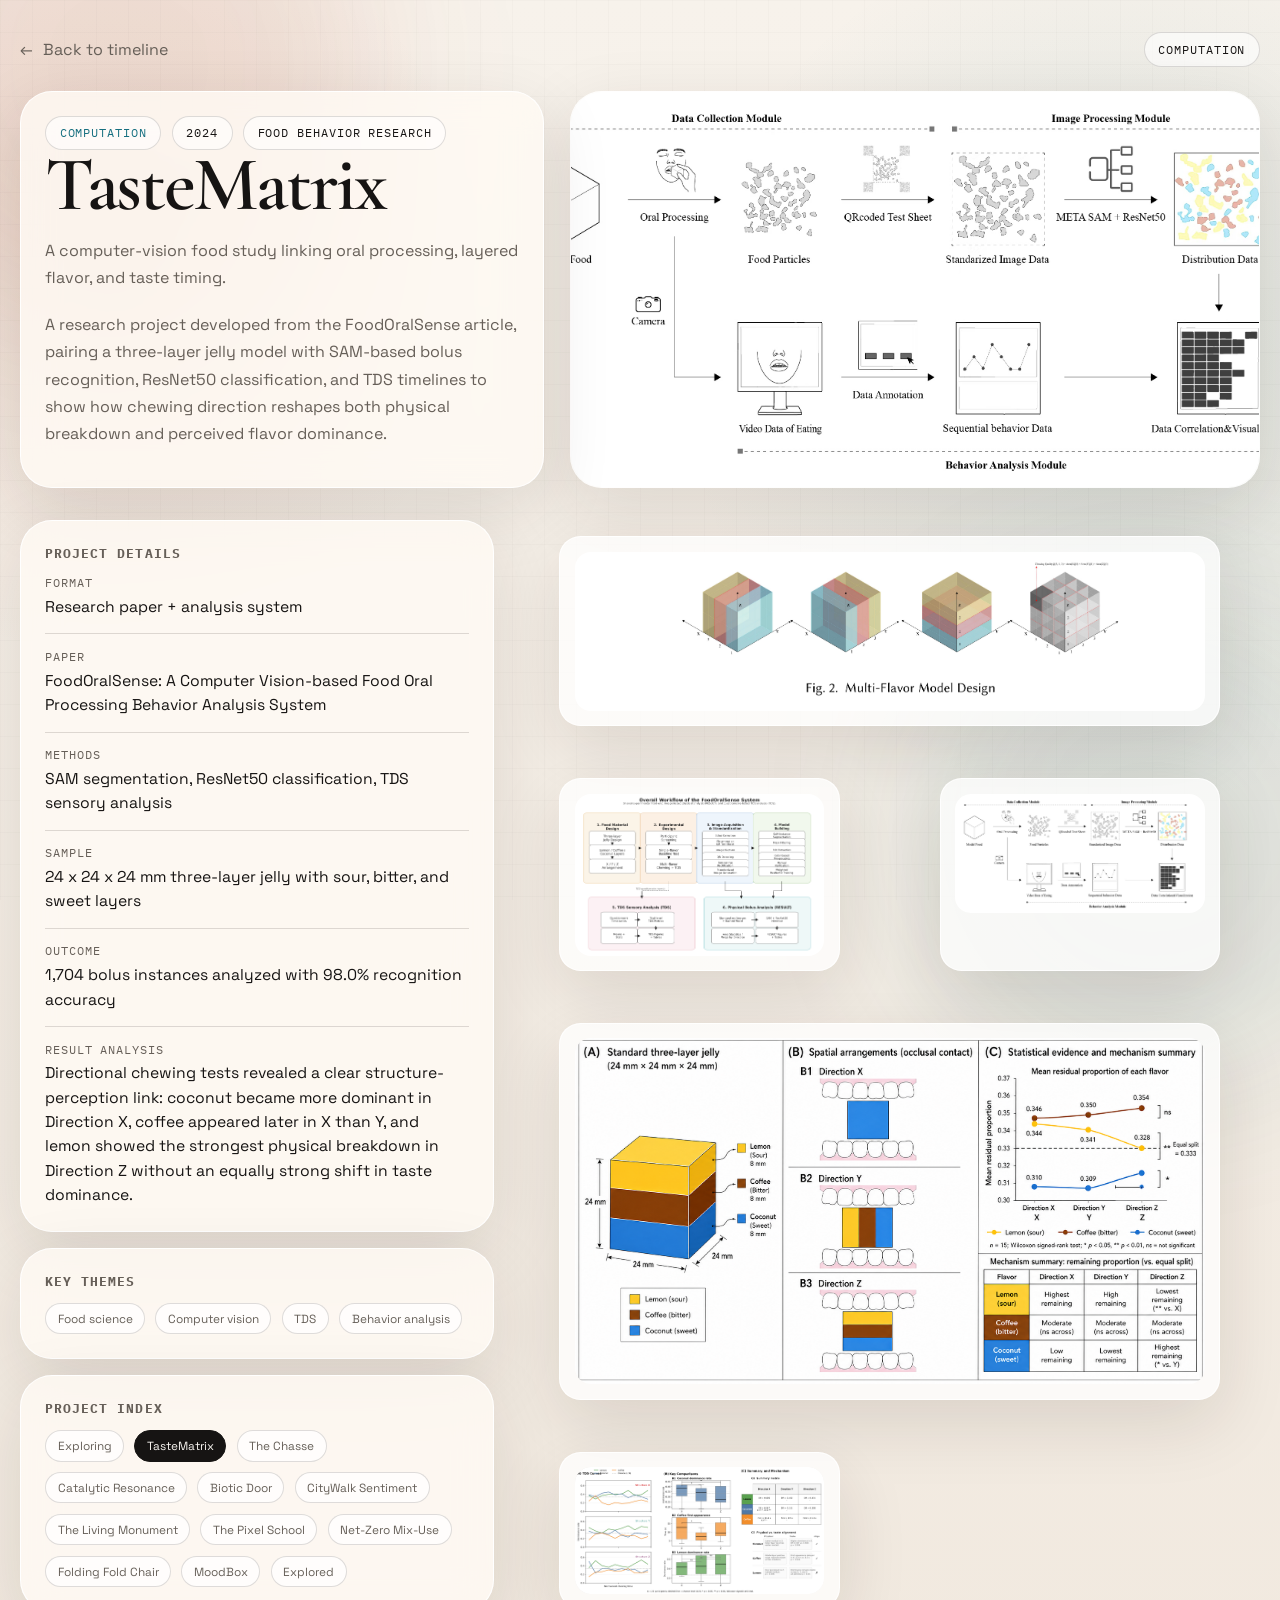
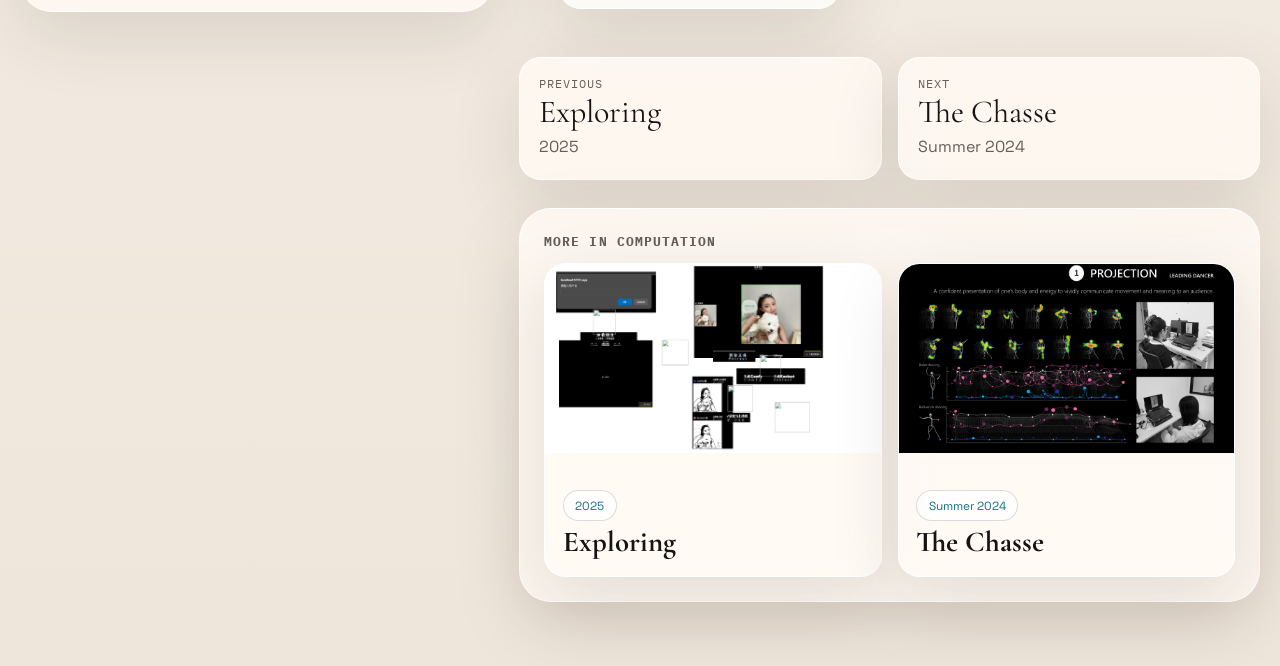
<file: projects/taste-matrix.html>
<!DOCTYPE html>
<html lang="en">
  <head>
    <meta charset="utf-8" />
    <meta name="viewport" content="width=device-width, initial-scale=1" />
    <meta http-equiv="Cache-Control" content="no-cache, no-store, must-revalidate" />
    <meta http-equiv="Pragma" content="no-cache" />
    <meta http-equiv="Expires" content="0" />
    <title>TasteMatrix | Qiuyu Zhang</title>
    <link rel="stylesheet" href="../styles.css?v=20260428-7" />
    <script defer src="../data.js?v=20260428-7"></script>
    <script defer src="../lightbox.js?v=20260428-7"></script>
    <script defer src="../project.js?v=20260428-7"></script>
  </head>
  <body class="page page--project" data-page="project" data-root=".." data-project="taste-matrix">
    <div class="page-glow page-glow--a"></div>
    <div class="page-glow page-glow--b"></div>
    <main class="project-shell">
      <header class="project-topbar">
        <a class="project-back" href="../index.html">Back to timeline</a>
        <span class="nav-chip">Computation</span>
      </header>
      <section class="project-hero" id="project-hero"></section>
      <section class="project-grid">
        <div id="project-side"></div>
        <div>
          <div class="gallery-grid" id="project-gallery"></div>
          <nav class="project-pagination" id="project-pagination" aria-label="Project pagination"></nav>
          <div id="related-projects"></div>
        </div>
      </section>
    </main>
  </body>
</html>
</file>
<file: styles.css>
@import url("https://fonts.googleapis.com/css2?family=Cormorant+Garamond:wght@500;600;700&family=IBM+Plex+Mono:wght@400;500&family=Space+Grotesk:wght@400;500;700&display=swap");

:root {
  --bg: #f4efe7;
  --paper: rgba(255, 251, 245, 0.82);
  --paper-strong: #fffaf4;
  --ink: #161413;
  --muted: #665f58;
  --line: rgba(22, 20, 19, 0.14);
  --line-strong: rgba(22, 20, 19, 0.3);
  --arch: #b04a2e;
  --comp: #166f80;
  --signal: #d7a94b;
  --shadow: 0 22px 70px rgba(38, 28, 18, 0.12);
  --radius-xl: 2rem;
  --radius-lg: 1.35rem;
  --radius-md: 1rem;
  --shell: min(1240px, calc(100vw - 2rem));
}

*,
*::before,
*::after {
  box-sizing: border-box;
}

html {
  scroll-behavior: smooth;
}

body {
  margin: 0;
  background:
    radial-gradient(circle at 8% 12%, rgba(176, 74, 46, 0.12), transparent 24rem),
    radial-gradient(circle at 88% 16%, rgba(22, 111, 128, 0.12), transparent 28rem),
    linear-gradient(180deg, #f7f2eb 0%, #efe6db 100%);
  color: var(--ink);
  font-family: "Space Grotesk", sans-serif;
  min-height: 100vh;
  overflow-x: hidden;
}

body::before {
  content: "";
  position: fixed;
  inset: 0;
  background-image:
    linear-gradient(rgba(0, 0, 0, 0.015) 1px, transparent 1px),
    linear-gradient(90deg, rgba(0, 0, 0, 0.015) 1px, transparent 1px);
  background-size: 32px 32px;
  pointer-events: none;
  z-index: -1;
}

img {
  display: block;
  max-width: 100%;
}

a {
  color: inherit;
  text-decoration: none;
}

button {
  font: inherit;
}

.page-glow {
  position: fixed;
  width: 32rem;
  height: 32rem;
  border-radius: 50%;
  filter: blur(80px);
  opacity: 0.55;
  pointer-events: none;
  z-index: -1;
}

.page-glow--a {
  background: rgba(176, 74, 46, 0.18);
  top: -12rem;
  left: -8rem;
}

.page-glow--b {
  background: rgba(22, 111, 128, 0.18);
  right: -8rem;
  bottom: -12rem;
}

.shell {
  width: var(--shell);
  margin: 0 auto;
}

.eyebrow,
.section-kicker,
.toolbar__label,
.meta-label,
.hero-chip,
.detail-chip,
.detail-value,
.page-num,
.filter-btn,
.nav-chip,
.timeline-year,
.project-index__label {
  font-family: "IBM Plex Mono", monospace;
  letter-spacing: 0.08em;
  text-transform: uppercase;
}

.display,
.section-title,
.project-title,
.timeline-title {
  font-family: "Cormorant Garamond", serif;
  line-height: 0.92;
  letter-spacing: -0.03em;
  font-weight: 600;
}

.eyebrow {
  color: var(--muted);
  font-size: 0.82rem;
  margin: 0 0 1rem;
}

.lede,
.timeline-summary,
.detail-summary,
.hero-note,
.project-subtitle,
.project-intro {
  color: var(--muted);
  line-height: 1.7;
  font-size: 1rem;
}

.home-hero {
  display: grid;
  grid-template-columns: 1.35fr 0.95fr;
  gap: 2rem;
  padding: 5rem 0 3.5rem;
  align-items: end;
}

.display {
  margin: 0;
  font-size: clamp(3.9rem, 11vw, 7.6rem);
  max-width: 14ch;
}

.hero-copy .lede {
  max-width: 42rem;
  margin-top: 1.6rem;
}

.hero-panel,
.toolbar,
.timeline-card,
.project-panel,
.project-pagination a,
.related-card {
  background: var(--paper);
  border: 1px solid rgba(255, 255, 255, 0.9);
  box-shadow: var(--shadow);
  backdrop-filter: blur(18px);
}

.hero-panel {
  border-radius: var(--radius-xl);
  padding: 1.5rem;
  align-self: stretch;
  display: grid;
  gap: 1.25rem;
}

.hero-panel__top {
  display: flex;
  gap: 0.75rem;
  flex-wrap: wrap;
}

.hero-cta {
  display: inline-flex;
  align-items: center;
  justify-content: center;
  justify-self: start;
  gap: 0.6rem;
  width: fit-content;
  max-width: 100%;
  padding: 0.78rem 0.98rem;
  border-radius: 999px;
  border: 1px solid var(--ink);
  background: var(--ink);
  color: #faf7f2;
  font-family: "IBM Plex Mono", monospace;
  font-size: 0.92rem;
  letter-spacing: 0.08em;
  text-transform: uppercase;
  transition: transform 180ms ease, box-shadow 180ms ease, background-color 180ms ease;
}

.hero-cta::after {
  content: "↗";
  font-size: 1rem;
}

.hero-cta:hover,
.hero-cta:focus-visible {
  transform: translateY(-2px);
  background: #26211c;
  box-shadow: 0 16px 40px rgba(38, 28, 18, 0.18);
}

.hero-chip,
.detail-chip,
.nav-chip {
  display: inline-flex;
  align-items: center;
  gap: 0.4rem;
  padding: 0.55rem 0.85rem;
  border-radius: 999px;
  background: rgba(255, 255, 255, 0.62);
  border: 1px solid var(--line);
  font-size: 0.72rem;
}

.hero-chip--alt,
.detail-chip--comp {
  color: var(--comp);
}

.hero-stats {
  display: grid;
  grid-template-columns: repeat(3, minmax(0, 1fr));
  gap: 0.9rem;
}

.stat {
  padding: 1rem;
  border-radius: var(--radius-md);
  background: rgba(255, 255, 255, 0.64);
  border: 1px solid var(--line);
}

.stat__value {
  font-family: "Cormorant Garamond", serif;
  font-size: 2.4rem;
  line-height: 1;
  margin-bottom: 0.3rem;
}

.stat__label {
  color: var(--muted);
  font-size: 0.88rem;
}

.toolbar {
  margin: 0 0 2rem;
  border-radius: 999px;
  padding: 0.75rem 1rem;
  display: flex;
  gap: 1rem;
  align-items: center;
  justify-content: space-between;
  flex-wrap: wrap;
}

.toolbar__label {
  color: var(--muted);
  font-size: 0.76rem;
}

.filters {
  display: flex;
  gap: 0.65rem;
  flex-wrap: wrap;
}

.filter-btn {
  border: 1px solid var(--line);
  background: rgba(255, 255, 255, 0.72);
  color: var(--muted);
  border-radius: 999px;
  padding: 0.7rem 1rem;
  cursor: pointer;
  transition: transform 180ms ease, background-color 180ms ease, color 180ms ease;
}

.filter-btn:hover,
.filter-btn:focus-visible {
  transform: translateY(-2px);
}

.filter-btn.is-active {
  background: var(--ink);
  color: #faf7f2;
}

.section-head {
  display: grid;
  gap: 0.5rem;
  margin-bottom: 2rem;
}

.section-kicker {
  margin: 0;
  color: var(--muted);
  font-size: 0.78rem;
}

.section-title {
  margin: 0;
  font-size: clamp(2.4rem, 5vw, 4rem);
}

.timeline-wrap {
  padding-bottom: 5rem;
}

.timeline {
  position: relative;
  display: grid;
  grid-template-columns: minmax(0, 1fr) 6rem minmax(0, 1fr);
  gap: 2rem 0;
}

.timeline::before {
  content: "";
  position: absolute;
  top: 0;
  bottom: 0;
  left: 50%;
  transform: translateX(-50%);
  width: 1px;
  background: linear-gradient(180deg, rgba(22, 20, 19, 0), rgba(22, 20, 19, 0.22), rgba(22, 20, 19, 0));
}

.timeline-item {
  display: contents;
}

.timeline-item.is-hidden {
  display: none;
}

.timeline-card {
  border-radius: var(--radius-xl);
  overflow: hidden;
  position: relative;
  transition: transform 220ms ease, box-shadow 220ms ease;
}

.timeline-card:hover,
.timeline-card:focus-visible {
  transform: translateY(-4px);
  box-shadow: 0 30px 90px rgba(38, 28, 18, 0.18);
}

.timeline-item:nth-child(odd) .timeline-card {
  grid-column: 1 / 2;
  margin-right: 2rem;
}

.timeline-item:nth-child(even) .timeline-card {
  grid-column: 3 / 4;
  margin-left: 2rem;
}

.timeline-marker {
  grid-column: 2 / 3;
  justify-self: center;
  align-self: start;
  position: relative;
  padding-top: 0.85rem;
}

.timeline-dot {
  width: 1rem;
  height: 1rem;
  border-radius: 50%;
  background: var(--ink);
  border: 3px solid rgba(255, 255, 255, 0.86);
  box-shadow: 0 0 0 7px rgba(255, 255, 255, 0.44);
}

.timeline-year {
  margin-top: 0.9rem;
  color: var(--muted);
  font-size: 0.76rem;
  writing-mode: vertical-rl;
  transform: rotate(180deg);
}

.timeline-card__media {
  aspect-ratio: 16 / 10;
  overflow: hidden;
  background: linear-gradient(135deg, rgba(22, 20, 19, 0.08), rgba(22, 20, 19, 0.03));
}

.timeline-card__media img,
.project-cover img,
.page-frame img {
  width: 100%;
  height: 100%;
  object-fit: cover;
}

.timeline-card__body {
  padding: 1.4rem 1.4rem 1.5rem;
  display: grid;
  gap: 1rem;
}

.timeline-meta {
  display: flex;
  gap: 0.6rem;
  flex-wrap: wrap;
}

.pill {
  display: inline-flex;
  align-items: center;
  gap: 0.4rem;
  padding: 0.45rem 0.72rem;
  border-radius: 999px;
  border: 1px solid var(--line);
  background: rgba(255, 255, 255, 0.72);
  color: var(--muted);
  font-size: 0.74rem;
}

.pill--arch {
  color: var(--arch);
}

.pill--comp {
  color: var(--comp);
}

.pill--active {
  background: var(--ink);
  color: #faf7f2;
  border-color: var(--ink);
}

.timeline-title {
  margin: 0;
  font-size: clamp(2rem, 3.2vw, 3rem);
}

.timeline-summary {
  margin: 0;
}

.timeline-tags {
  display: flex;
  flex-wrap: wrap;
  gap: 0.55rem;
}

.timeline-tag {
  color: var(--muted);
  font-size: 0.88rem;
}

.timeline-arrow {
  display: inline-flex;
  align-items: center;
  gap: 0.65rem;
  color: var(--ink);
  font-size: 0.95rem;
}

.timeline-arrow::after {
  content: "↗";
  font-size: 1.1rem;
}

.asset--corrected {
  transform: scaleY(-1);
}

.zoomable-image {
  cursor: zoom-in;
}

.body--lightbox-open {
  overflow: hidden;
}

.lightbox {
  position: fixed;
  inset: 0;
  display: grid;
  place-items: center;
  padding: 1.5rem;
  opacity: 0;
  pointer-events: none;
  transition: opacity 180ms ease;
  z-index: 50;
}

.lightbox.is-open {
  opacity: 1;
  pointer-events: auto;
}

.lightbox__backdrop {
  position: absolute;
  inset: 0;
  background: rgba(10, 10, 10, 0.84);
  backdrop-filter: blur(10px);
}

.lightbox__figure {
  position: relative;
  z-index: 1;
  margin: 0;
  width: min(92vw, 1400px);
  max-height: calc(100vh - 3rem);
  display: grid;
  gap: 0.8rem;
  justify-items: center;
}

.lightbox__image {
  display: block;
  max-width: 100%;
  max-height: calc(100vh - 8rem);
  width: auto;
  height: auto;
  border-radius: var(--radius-lg);
  box-shadow: 0 28px 90px rgba(0, 0, 0, 0.32);
  background: rgba(255, 255, 255, 0.06);
}

.lightbox__caption {
  color: rgba(255, 255, 255, 0.82);
  text-align: center;
  font-size: 0.92rem;
  line-height: 1.5;
  max-width: 72ch;
}

.lightbox__close {
  position: absolute;
  top: 0;
  right: 0;
  transform: translateY(-100%);
  border: 0;
  border-radius: 999px;
  padding: 0.7rem 1rem;
  background: rgba(255, 255, 255, 0.14);
  color: #fff;
  cursor: pointer;
  backdrop-filter: blur(10px);
}

.lightbox__close:hover {
  background: rgba(255, 255, 255, 0.2);
}

.page--project {
  padding-bottom: 4rem;
}

.project-shell {
  width: var(--shell);
  margin: 0 auto;
  padding-top: 2rem;
}

.project-topbar {
  display: flex;
  align-items: center;
  justify-content: space-between;
  gap: 1rem;
  margin-bottom: 1.5rem;
}

.project-back {
  display: inline-flex;
  align-items: center;
  gap: 0.6rem;
  color: var(--muted);
}

.project-back::before {
  content: "←";
}

.project-hero {
  display: grid;
  grid-template-columns: 0.95fr 1.25fr;
  gap: 1.6rem;
  margin-bottom: 2rem;
}

.project-panel {
  border-radius: var(--radius-xl);
  padding: 1.5rem;
}

.project-title {
  margin: 0;
  font-size: clamp(3rem, 6vw, 5.4rem);
}

.project-subtitle {
  margin: 1rem 0 1.25rem;
  max-width: 36rem;
}

.detail-chips,
.project-tags,
.project-index {
  display: flex;
  flex-wrap: wrap;
  gap: 0.65rem;
}

.project-intro {
  margin-top: 1.2rem;
}

.project-cover {
  border-radius: var(--radius-xl);
  overflow: hidden;
  min-height: 22rem;
  background: rgba(255, 255, 255, 0.5);
  border: 1px solid rgba(255, 255, 255, 0.86);
  box-shadow: var(--shadow);
}

.project-grid {
  display: grid;
  grid-template-columns: 0.78fr 1.22fr;
  gap: 1.6rem;
  align-items: start;
}

.project-side {
  position: sticky;
  top: 1.25rem;
}

.project-side__block + .project-side__block {
  margin-top: 1rem;
}

.project-side__title {
  margin: 0 0 0.8rem;
  font-size: 0.82rem;
  color: var(--muted);
  letter-spacing: 0.08em;
  text-transform: uppercase;
  font-family: "IBM Plex Mono", monospace;
}

.detail-list {
  display: grid;
  gap: 0.9rem;
}

.detail-row {
  padding-top: 0.9rem;
  border-top: 1px solid var(--line);
}

.detail-row:first-child {
  padding-top: 0;
  border-top: 0;
}

.meta-label {
  color: var(--muted);
  font-size: 0.72rem;
  margin-bottom: 0.3rem;
}

.detail-value {
  font-family: "Space Grotesk", sans-serif;
  letter-spacing: normal;
  text-transform: none;
  font-size: 0.98rem;
  line-height: 1.55;
}

.gallery-grid {
  display: grid;
  grid-template-columns: repeat(2, minmax(0, 1fr));
  gap: 1.25rem;
}

.page-frame {
  border-radius: var(--radius-lg);
  overflow: hidden;
  padding: 0.9rem;
  background: rgba(255, 255, 255, 0.75);
  border: 1px solid rgba(255, 255, 255, 0.86);
  box-shadow: var(--shadow);
}

.page-frame--wide {
  grid-column: 1 / -1;
}

.page-frame__image {
  border-radius: calc(var(--radius-lg) - 0.35rem);
  overflow: hidden;
  background: linear-gradient(135deg, rgba(22, 20, 19, 0.08), rgba(22, 20, 19, 0.03));
}

.page-frame__image img {
  width: 100%;
  height: auto;
}

.page-num {
  padding-top: 0.75rem;
  font-size: 0.72rem;
  color: var(--muted);
}

.project-pagination {
  display: grid;
  grid-template-columns: repeat(2, minmax(0, 1fr));
  gap: 1rem;
  margin-top: 2rem;
}

.project-pagination a {
  border-radius: var(--radius-lg);
  padding: 1.15rem 1.2rem;
  display: grid;
  gap: 0.3rem;
}

.project-pagination__label {
  color: var(--muted);
  font-size: 0.74rem;
  font-family: "IBM Plex Mono", monospace;
  text-transform: uppercase;
  letter-spacing: 0.08em;
}

.project-pagination__title {
  font-family: "Cormorant Garamond", serif;
  font-size: 2rem;
  line-height: 1;
}

.related {
  margin-top: 1.8rem;
}

.related-grid {
  display: grid;
  grid-template-columns: repeat(2, minmax(0, 1fr));
  gap: 1rem;
}

.related-card {
  border-radius: var(--radius-lg);
  overflow: hidden;
}

.related-card__media {
  aspect-ratio: 16 / 10;
  overflow: hidden;
}

.related-card__body {
  padding: 1rem 1.1rem 1.15rem;
}

.related-card__title {
  margin: 0.45rem 0 0;
  font-family: "Cormorant Garamond", serif;
  font-size: 1.8rem;
  line-height: 1;
}

.is-reveal {
  opacity: 0;
  transform: translateY(16px);
  transition: opacity 420ms ease, transform 420ms ease;
}

.is-reveal.is-visible {
  opacity: 1;
  transform: translateY(0);
}

@media (max-width: 1024px) {
  .home-hero,
  .project-hero,
  .project-grid {
    grid-template-columns: 1fr;
  }

  .project-side {
    position: static;
  }

  .timeline {
    grid-template-columns: 3.25rem minmax(0, 1fr);
  }

  .timeline::before {
    left: 1.6rem;
    transform: none;
  }

  .timeline-item:nth-child(odd) .timeline-card,
  .timeline-item:nth-child(even) .timeline-card {
    grid-column: 2 / 3;
    margin: 0 0 0 1rem;
  }

  .timeline-marker {
    grid-column: 1 / 2;
    justify-self: start;
  }

  .timeline-year {
    writing-mode: initial;
    transform: none;
  }
}

@media (max-width: 720px) {
  .display {
    font-size: clamp(3.2rem, 14vw, 4.7rem);
  }

  .home-hero {
    padding-top: 4rem;
  }

  .hero-stats,
  .gallery-grid,
  .project-pagination,
  .related-grid {
    grid-template-columns: 1fr;
  }

  .toolbar {
    border-radius: 1.4rem;
  }

  .project-title {
    font-size: clamp(2.5rem, 12vw, 4rem);
  }
}
</file>
<file: cv/styles.css>
:root {
  --paper: #ffffff;
  --ink: #111111;
  --muted: #5f5f5f;
  --blue: #2543ff;
  --highlight: rgba(37, 67, 255, 0.12);
}

* {
  box-sizing: border-box;
}

html,
body {
  margin: 0;
  padding: 0;
}

body {
  background:
    radial-gradient(circle at 10% 10%, rgba(37, 67, 255, 0.08), transparent 20rem),
    linear-gradient(180deg, #ededed 0%, #dddddd 100%);
  color: var(--ink);
  font-family: "Manrope", "Helvetica Neue", Arial, sans-serif;
}

a {
  color: inherit;
}

.resume-shell {
  padding: 24px;
}

.resume-nav {
  width: min(210mm, calc(100vw - 48px));
  margin: 0 auto 16px;
  display: flex;
  justify-content: space-between;
  gap: 12px;
  flex-wrap: wrap;
}

.resume-link {
  display: inline-flex;
  align-items: center;
  gap: 8px;
  padding: 10px 14px;
  border-radius: 999px;
  border: 1px solid rgba(17, 17, 17, 0.14);
  background: rgba(255, 255, 255, 0.82);
  text-decoration: none;
  font-size: 12px;
  font-weight: 700;
  letter-spacing: 0.08em;
  text-transform: uppercase;
}

.resume-link::before {
  content: "←";
}

.resume-link--primary {
  background: var(--blue);
  border-color: var(--blue);
  color: #ffffff;
}

.resume-link--primary::before {
  content: "↗";
}

.paper {
  width: 210mm;
  min-height: 297mm;
  margin: 0 auto;
  padding: 13mm 15mm 10mm;
  background: var(--paper);
  box-shadow: 0 18px 48px rgba(0, 0, 0, 0.12);
  position: relative;
}

.hero {
  display: grid;
  grid-template-columns: minmax(0, 1fr) 47mm;
  gap: 12mm;
  align-items: start;
}

.title-line {
  margin: 0 0 9px;
  font-family: "Cormorant Garamond", Georgia, serif;
  font-size: 31px;
  font-weight: 700;
  line-height: 1;
  letter-spacing: 0.02em;
}

.title-line span {
  color: var(--blue);
  margin: 0 4px;
}

.identity-line {
  display: flex;
  flex-wrap: wrap;
  gap: 10px 22px;
  margin: 0 0 7px;
  font-size: 13.5px;
  line-height: 1.38;
}

.identity-line em {
  font-family: "Cormorant Garamond", Georgia, serif;
  font-size: 18px;
  font-style: italic;
  margin-right: 5px;
}

.summary {
  margin: 0 0 5px;
  max-width: 122mm;
  font-size: 13.1px;
  line-height: 1.5;
}

.portfolio-line {
  margin: 0;
  font-size: 12.8px;
  line-height: 1.45;
}

.portfolio-line em {
  font-family: "Cormorant Garamond", Georgia, serif;
  font-size: 18px;
  font-style: italic;
  margin-right: 4px;
}

.portrait {
  width: 47mm;
  height: 47mm;
  border: 2px solid var(--blue);
  border-radius: 999px;
  padding: 4px;
}

.portrait-inner {
  width: 100%;
  height: 100%;
  border-radius: 999px;
  overflow: hidden;
  background: #f3f0ec;
}

.portrait-inner img {
  width: 100%;
  height: 100%;
  display: block;
  object-fit: cover;
  object-position: center 24%;
}

.section {
  margin-top: 8mm;
}

.section-title {
  margin-bottom: 4.5mm;
}

.section-title h2 {
  display: inline-block;
  margin: 0;
  padding-bottom: 3mm;
  min-width: 86mm;
  border-bottom: 2px solid var(--blue);
  font-size: 25px;
  font-weight: 800;
  letter-spacing: 0.34em;
  text-transform: uppercase;
}

.entry {
  margin-bottom: 4.1mm;
}

.entry-date {
  margin: 0 0 1.5mm;
  font-size: 12.2px;
  line-height: 1.2;
}

.entry h3 {
  margin: 0 0 1.2mm;
  font-size: 15px;
  line-height: 1.22;
  font-weight: 800;
}

.entry-place {
  display: inline-block;
  margin: 0 0 1.6mm;
  padding: 0 2px;
  background: linear-gradient(180deg, transparent 32%, var(--highlight) 32%);
  font-size: 12.4px;
  line-height: 1.35;
  font-weight: 500;
}

.entry-copy {
  margin: 0;
  font-size: 12.3px;
  line-height: 1.42;
  color: #222222;
}

.entry-note {
  margin: 0;
  color: #7c7c7c;
  font-size: 11.7px;
  line-height: 1.35;
  font-style: italic;
}

.section-experience .entry:last-of-type {
  margin-bottom: 0;
}

.section-skills {
  margin-top: 7mm;
}

.skills-grid {
  display: grid;
  grid-template-columns: repeat(2, minmax(0, 1fr));
  gap: 3mm 4mm;
}

.skill-item {
  padding: 2.2mm 2.8mm 2mm;
  border: 1px solid rgba(17, 17, 17, 0.08);
}

.skill-item h3 {
  margin: 0 0 0.8mm;
  font-size: 12.4px;
  line-height: 1.3;
  font-weight: 800;
  letter-spacing: 0.08em;
  text-transform: uppercase;
}

.skill-item p {
  margin: 0;
  font-size: 11.8px;
  line-height: 1.35;
  color: #222222;
}

.footer {
  position: absolute;
  left: 15mm;
  right: 15mm;
  bottom: 8mm;
  display: flex;
  justify-content: flex-end;
  align-items: center;
  font-size: 11px;
  color: #2f2f2f;
  text-align: right;
}

@page {
  size: A4 portrait;
  margin: 0;
}

@media (max-width: 900px) {
  .resume-shell {
    padding: 12px;
  }

  .resume-nav {
    width: calc(100vw - 24px);
    margin-bottom: 12px;
  }

  .paper {
    width: 100%;
    min-height: auto;
    padding: 24px 20px 56px;
  }

  .hero {
    grid-template-columns: 1fr;
    gap: 16px;
  }

  .summary {
    max-width: none;
  }

  .portrait {
    width: 140px;
    height: 140px;
  }

  .section-title h2 {
    min-width: 0;
    font-size: 21px;
    letter-spacing: 0.22em;
  }

  .skills-grid {
    grid-template-columns: 1fr;
  }

  .footer {
    left: 20px;
    right: 20px;
    bottom: 18px;
  }
}

@media print {
  body {
    background: #ffffff;
  }

  .resume-shell {
    padding: 0;
  }

  .resume-nav {
    display: none;
  }

  .paper {
    width: 210mm;
    min-height: 297mm;
    margin: 0;
    box-shadow: none;
  }
}
</file>
